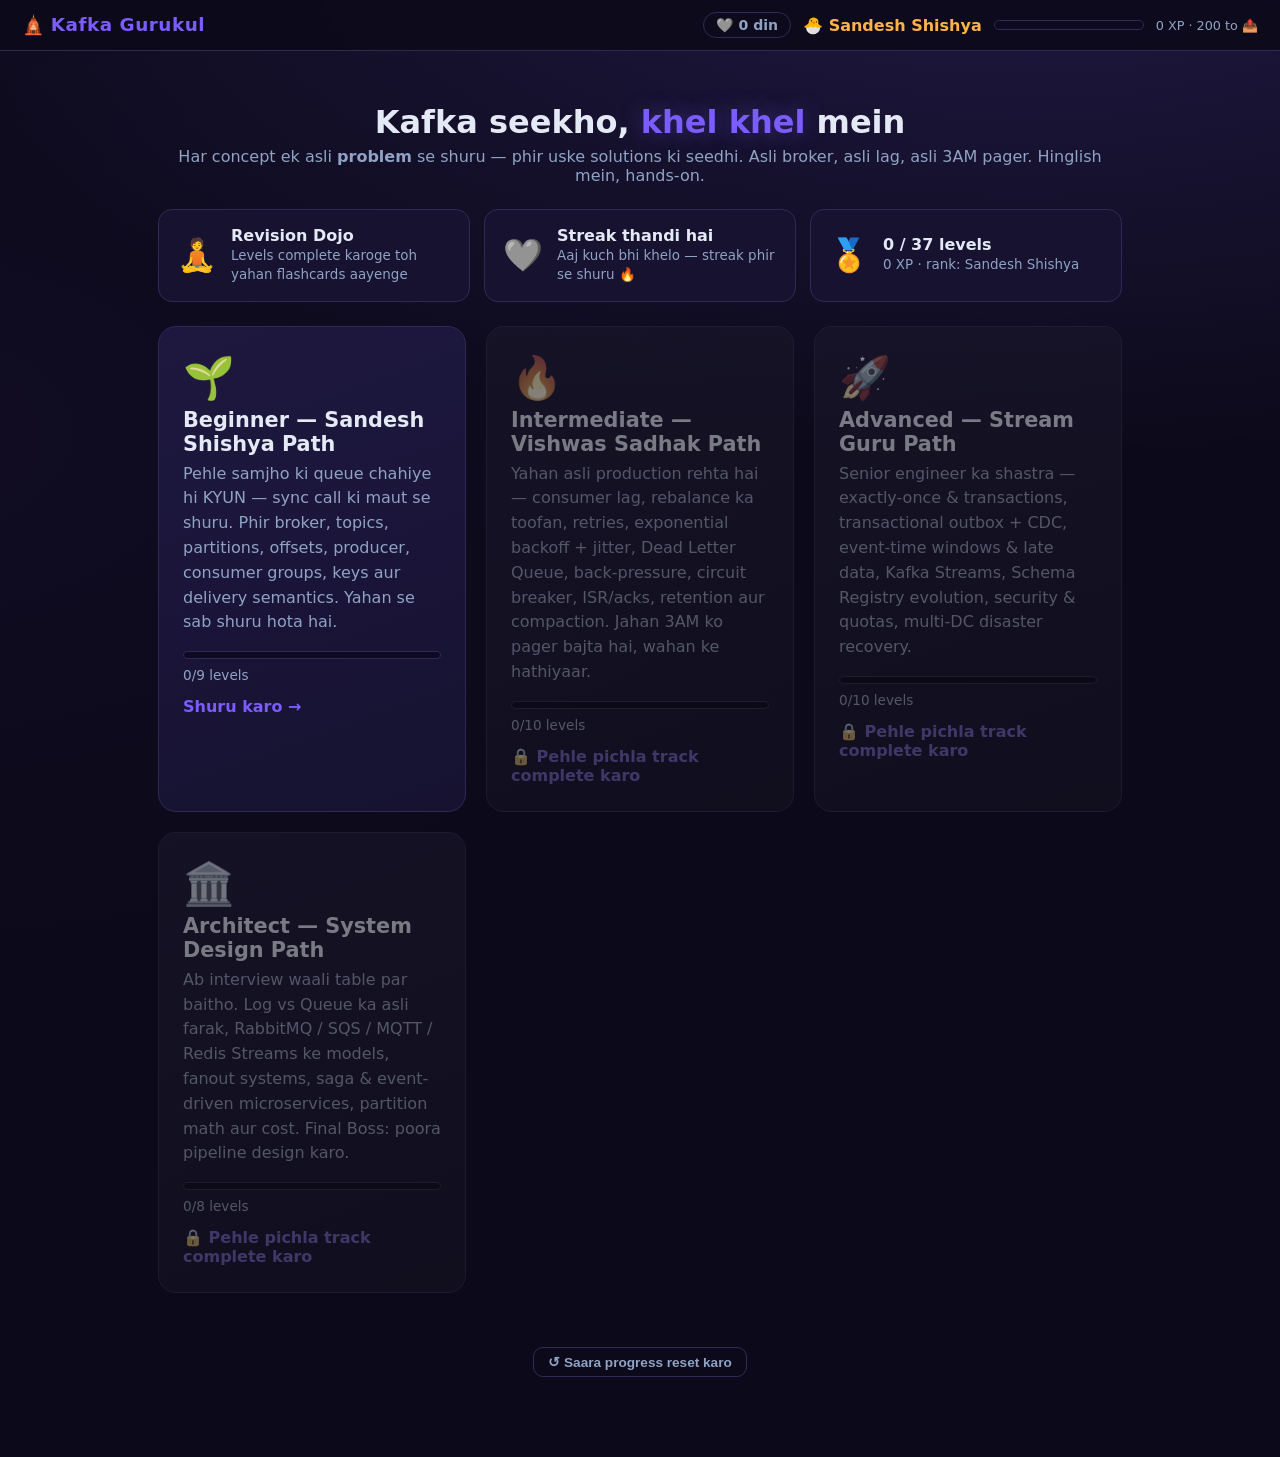
<file: index.html>
<!DOCTYPE html>
<html lang="en">
<head>
  <meta charset="utf-8">
  <meta name="viewport" content="width=device-width, initial-scale=1">
  <title>Kafka Gurukul — Kafka & Message Queues, khel khel mein</title>
  <link rel="icon" href="data:image/svg+xml,<svg xmlns='http://www.w3.org/2000/svg' viewBox='0 0 100 100'><text y='80' font-size='80'>🛕</text></svg>">
  <link rel="stylesheet" href="style.css">
</head>
<body>
  <header id="topbar"></header>
  <main id="app"></main>
  <!-- Engine (load order CRITICAL — games.js MUST come before kafkacli.js/lab.js & app.js) -->
  <script src="core.js"></script>
  <script src="data-core.js"></script>
  <script src="visuals.js"></script>
  <script src="games.js"></script>
  <script src="kafkacli.js"></script>
  <script src="lab.js"></script>
  <!-- Content (har track apni file mein — nayi cheez seekhi? bas data file mein level add karo) -->
  <script src="data-beginner.js"></script>
  <script src="data-intermediate.js"></script>
  <script src="data-advanced.js"></script>
  <script src="data-sysdesign.js"></script>
  <!-- Screens (last — boot yahin hota hai) -->
  <script src="app.js"></script>
</body>
</html>
</file>
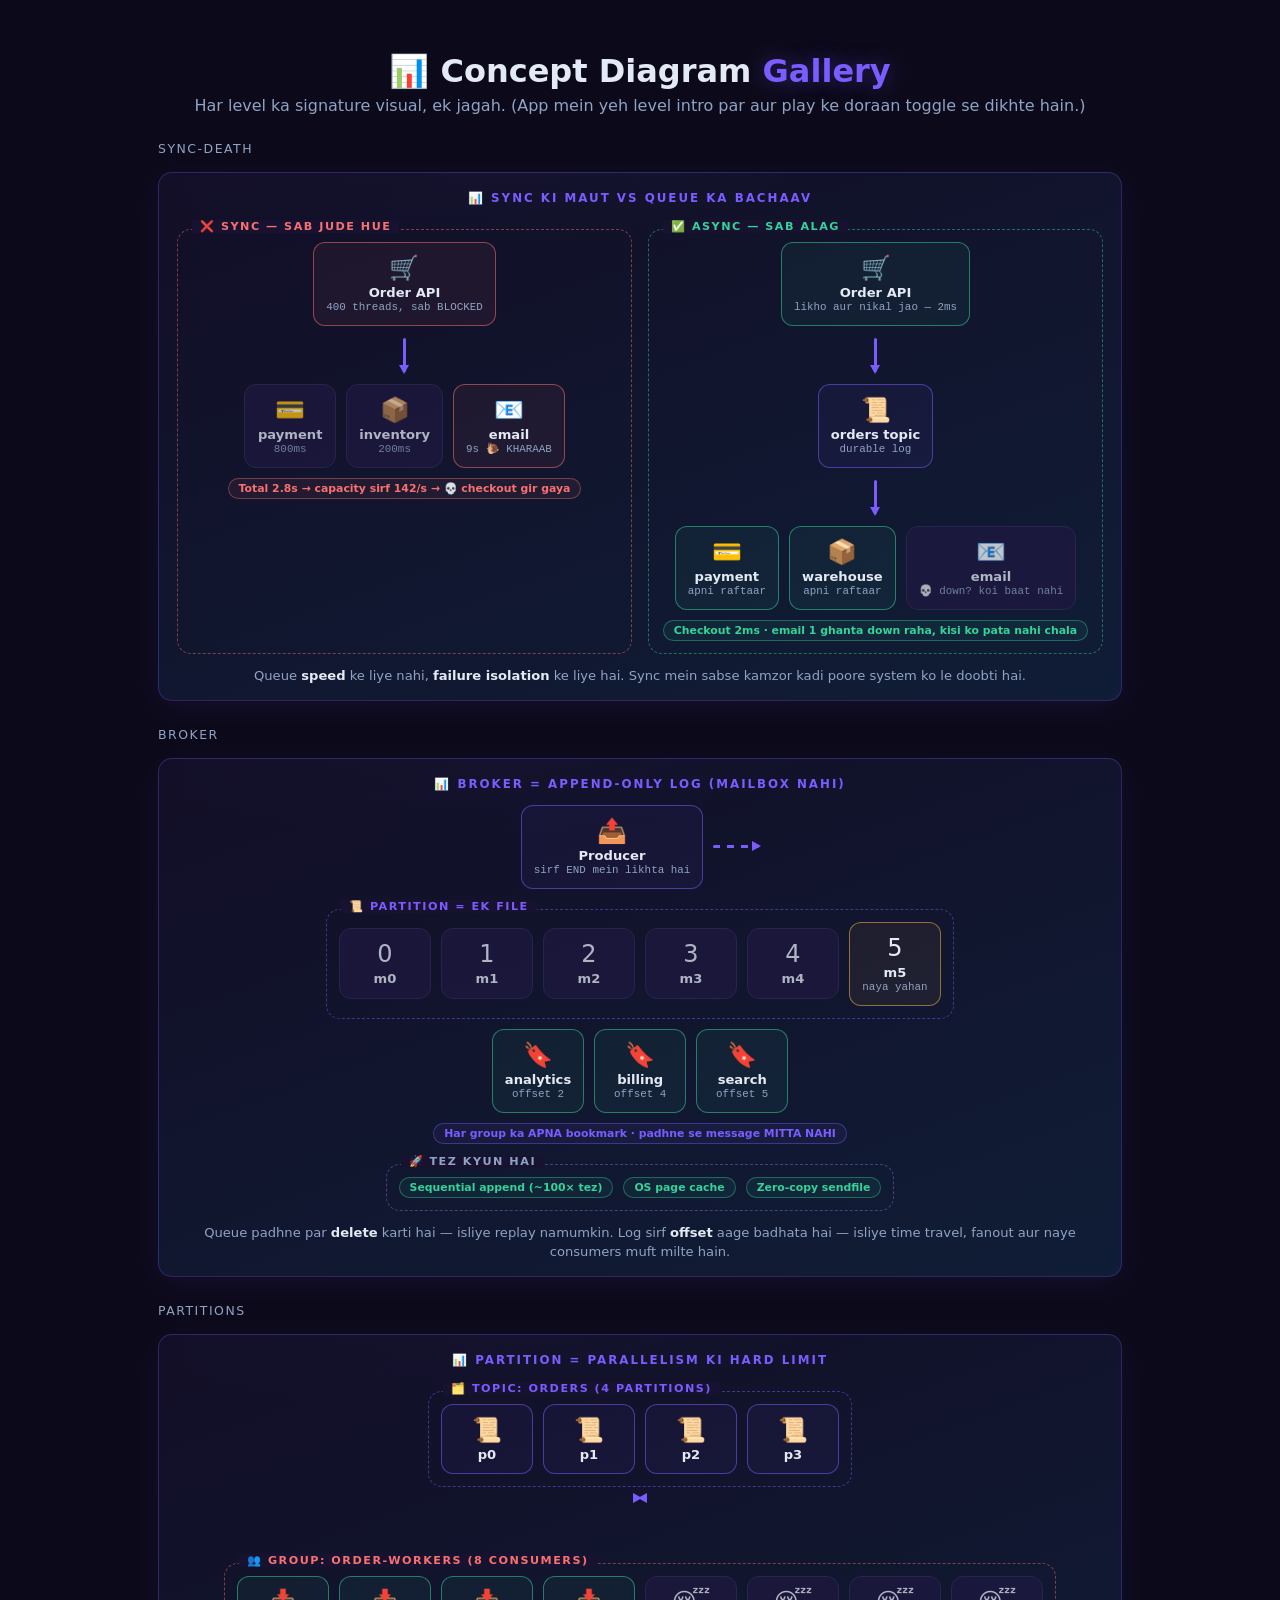
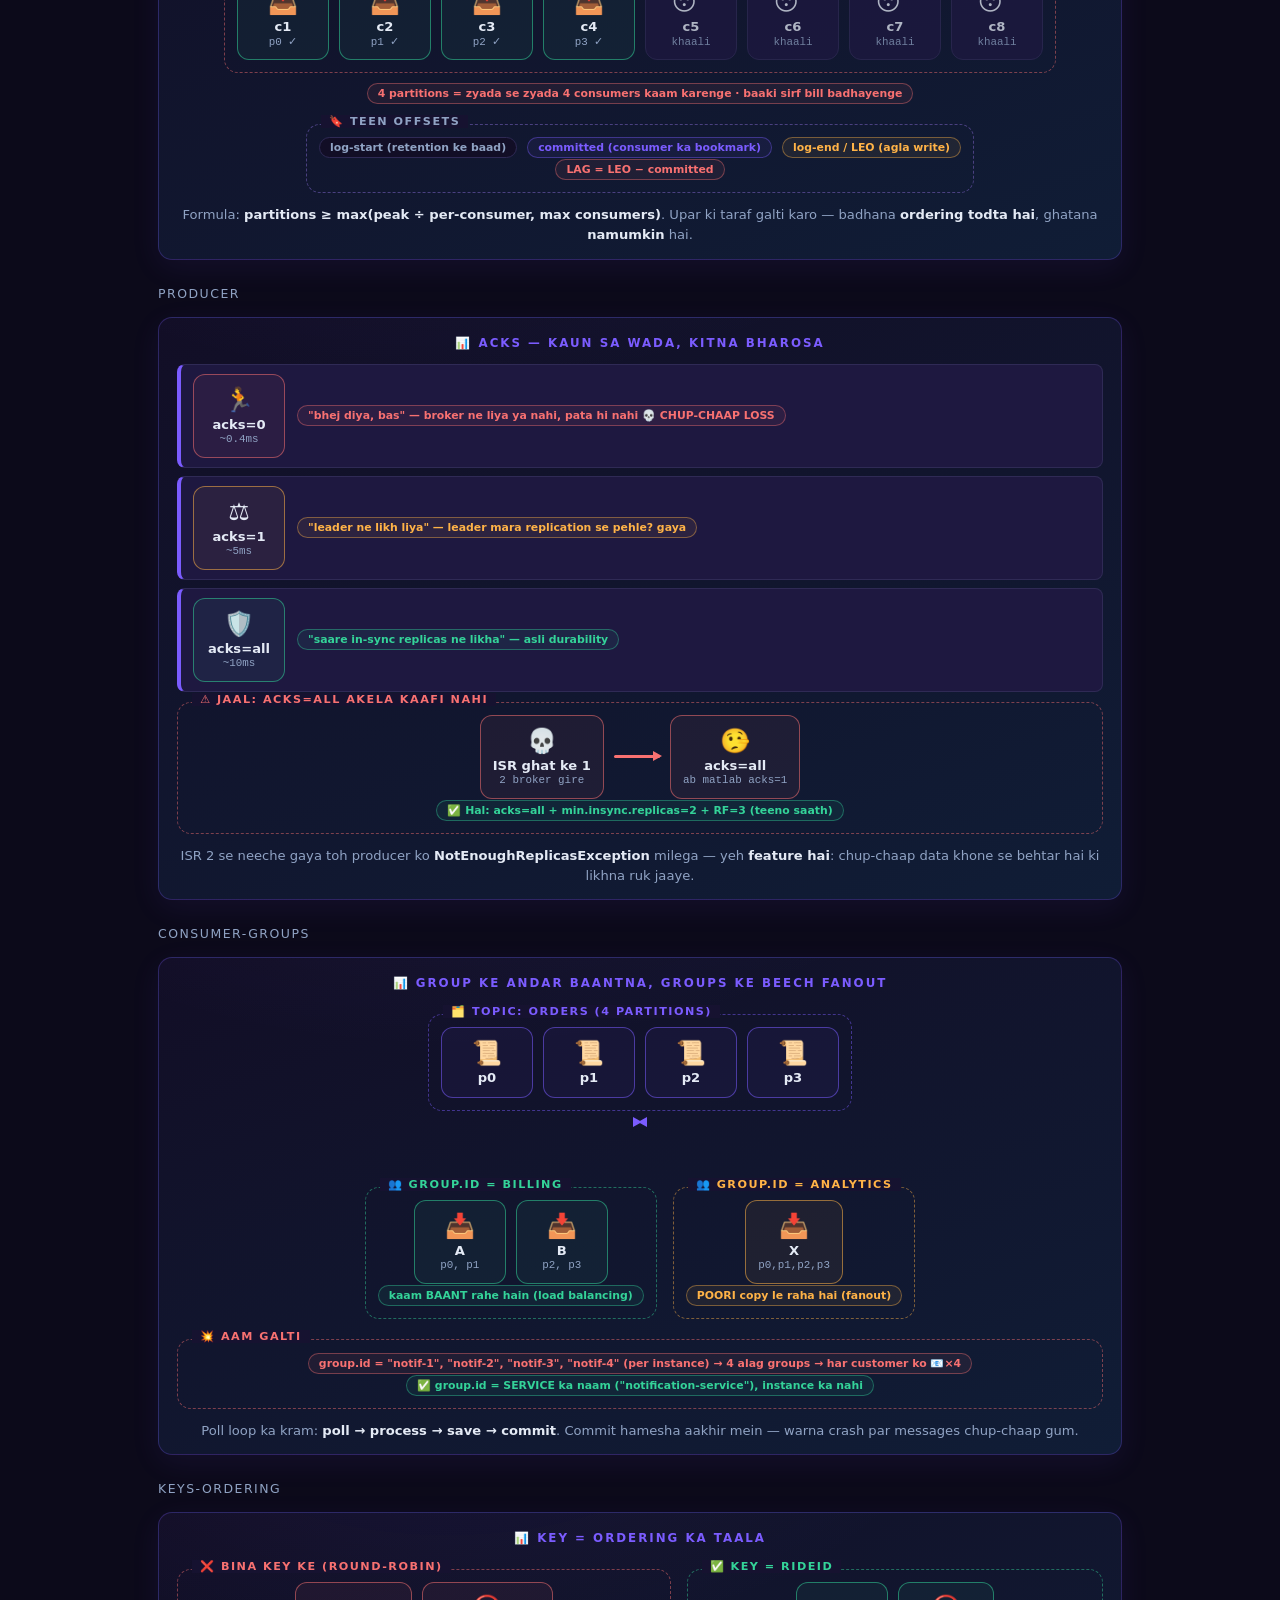
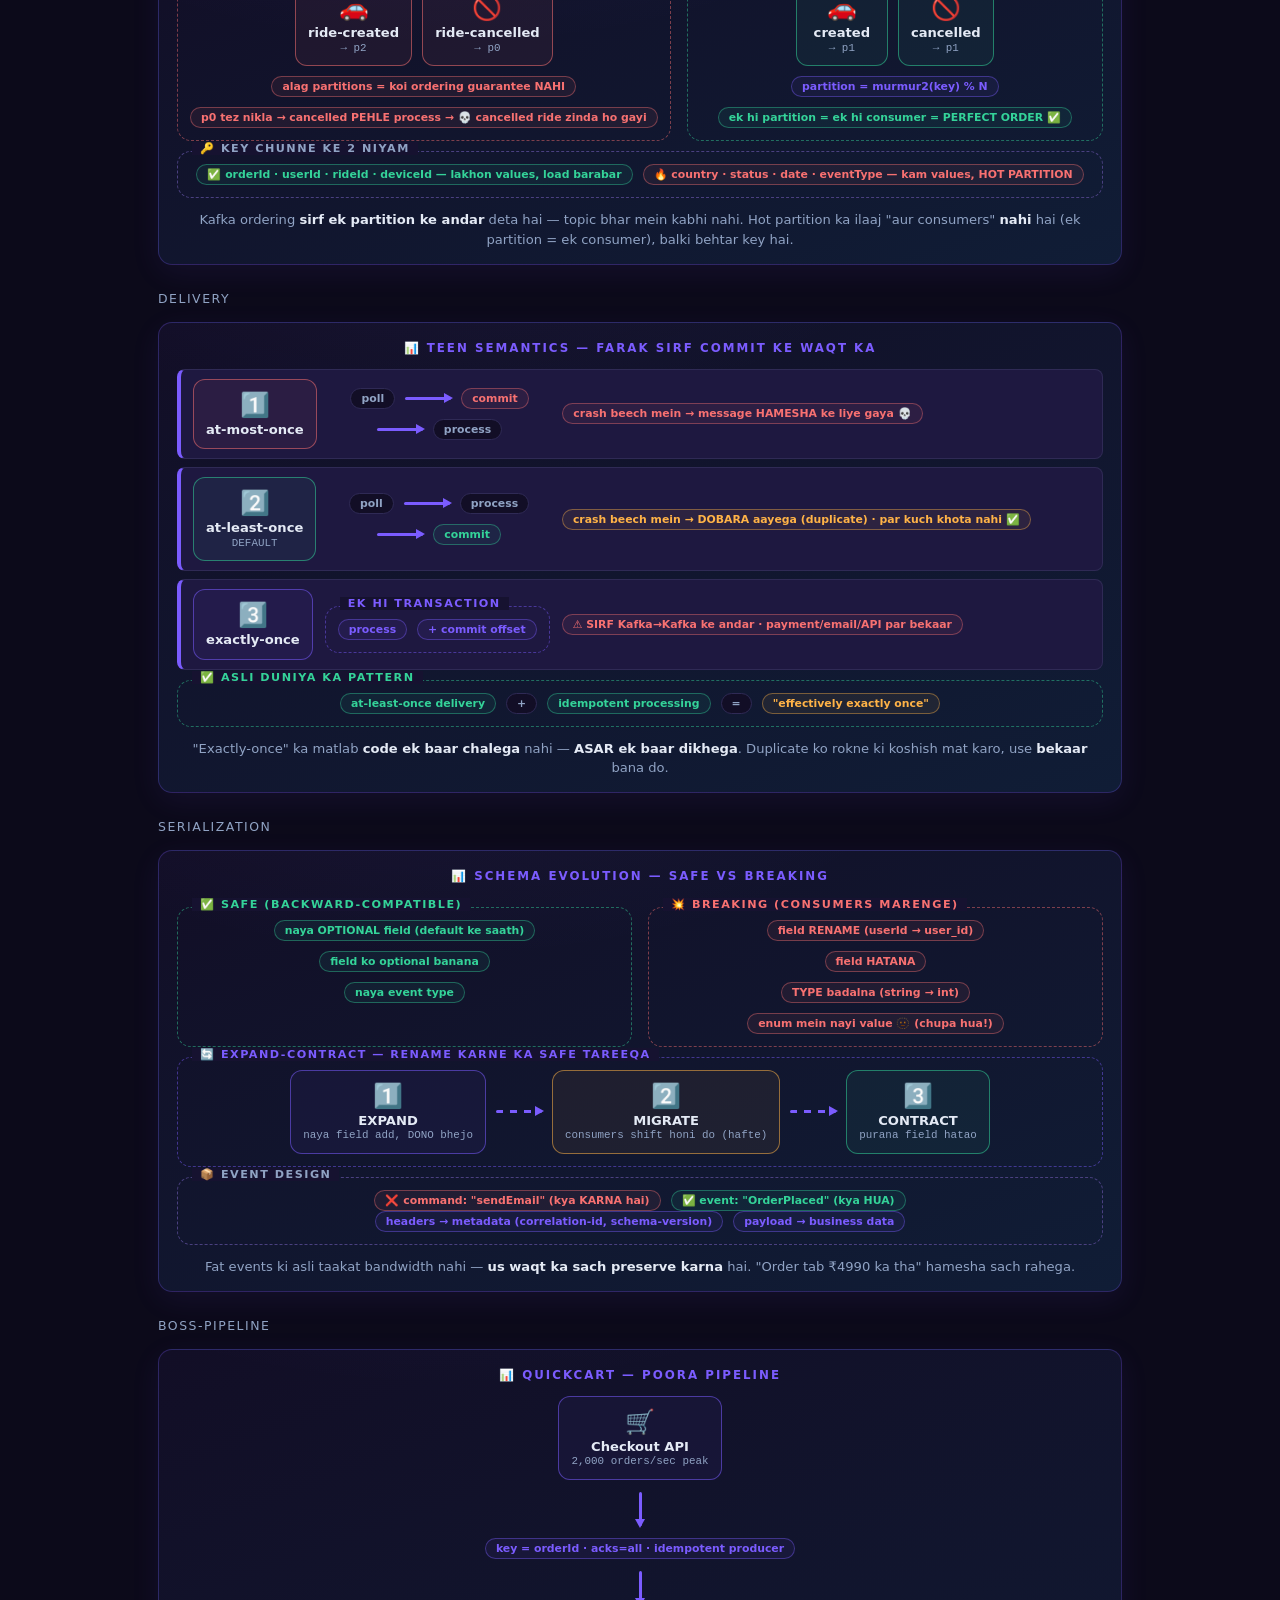
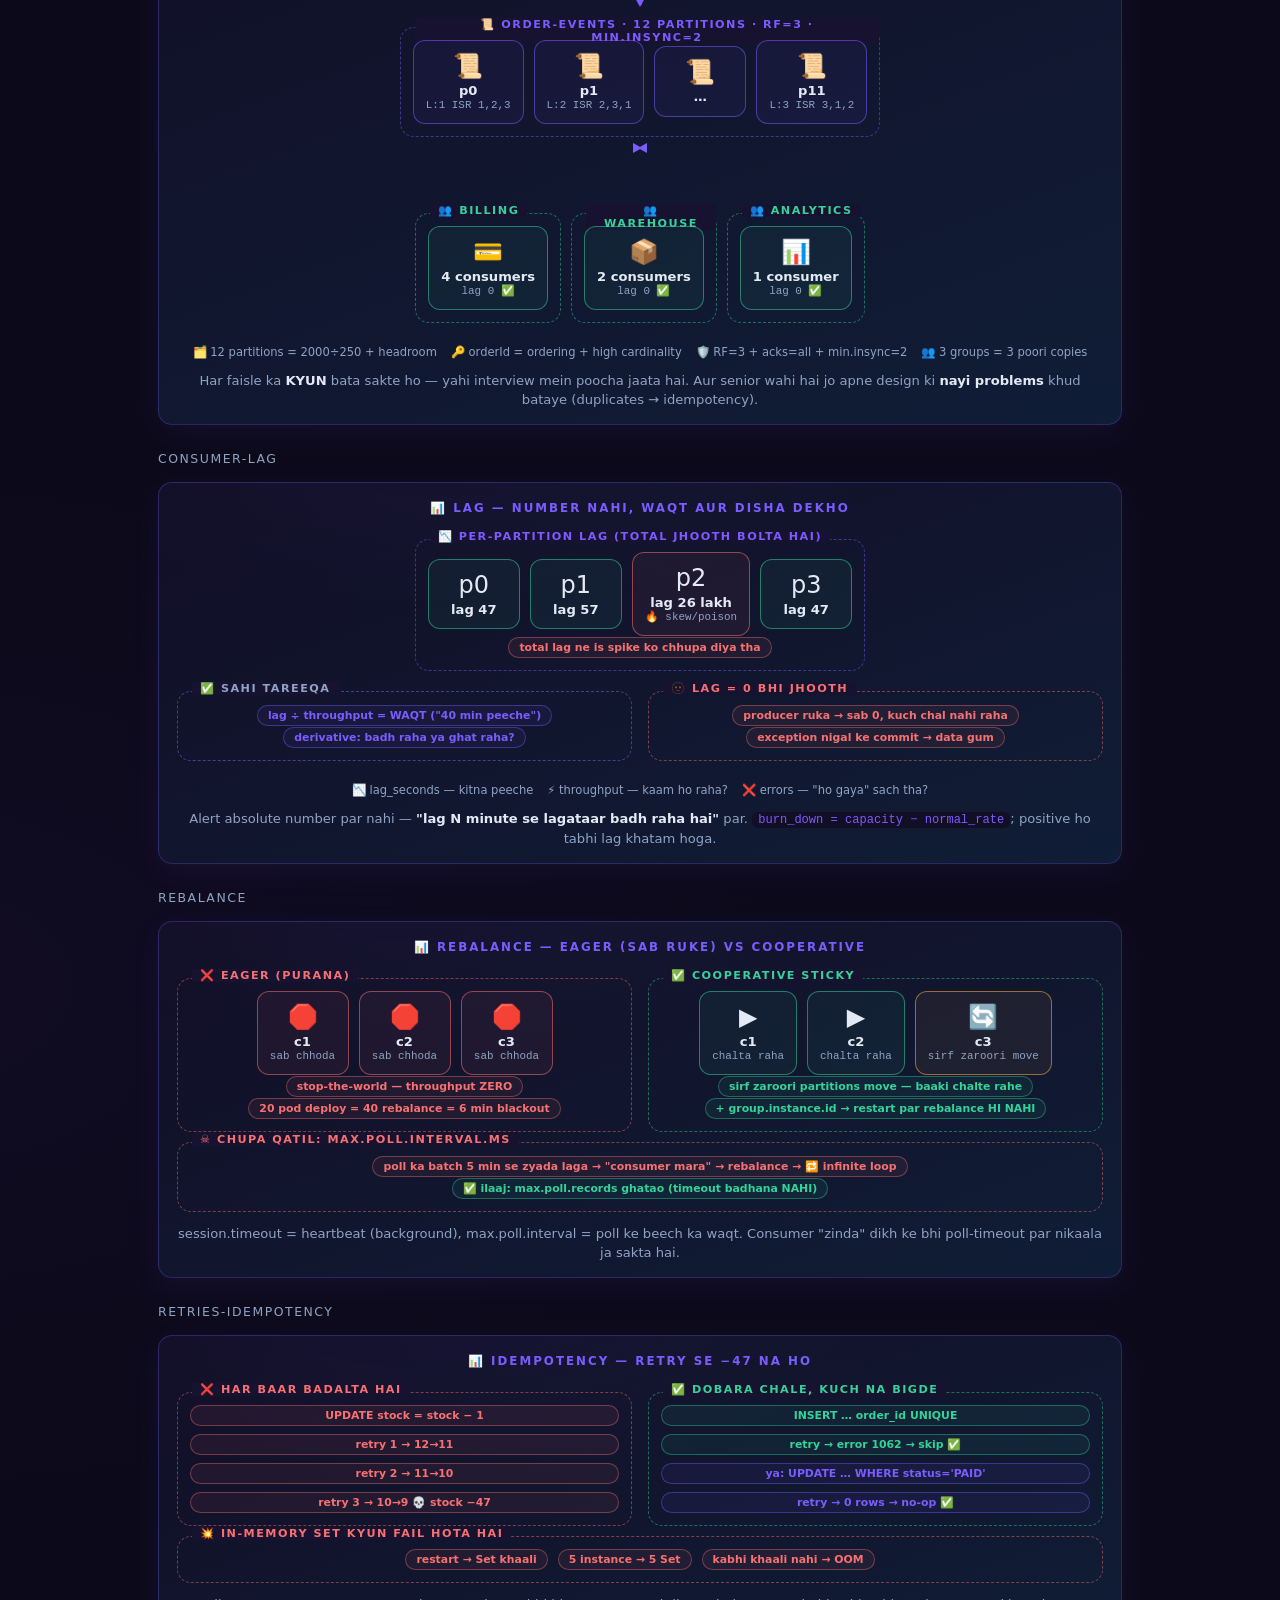
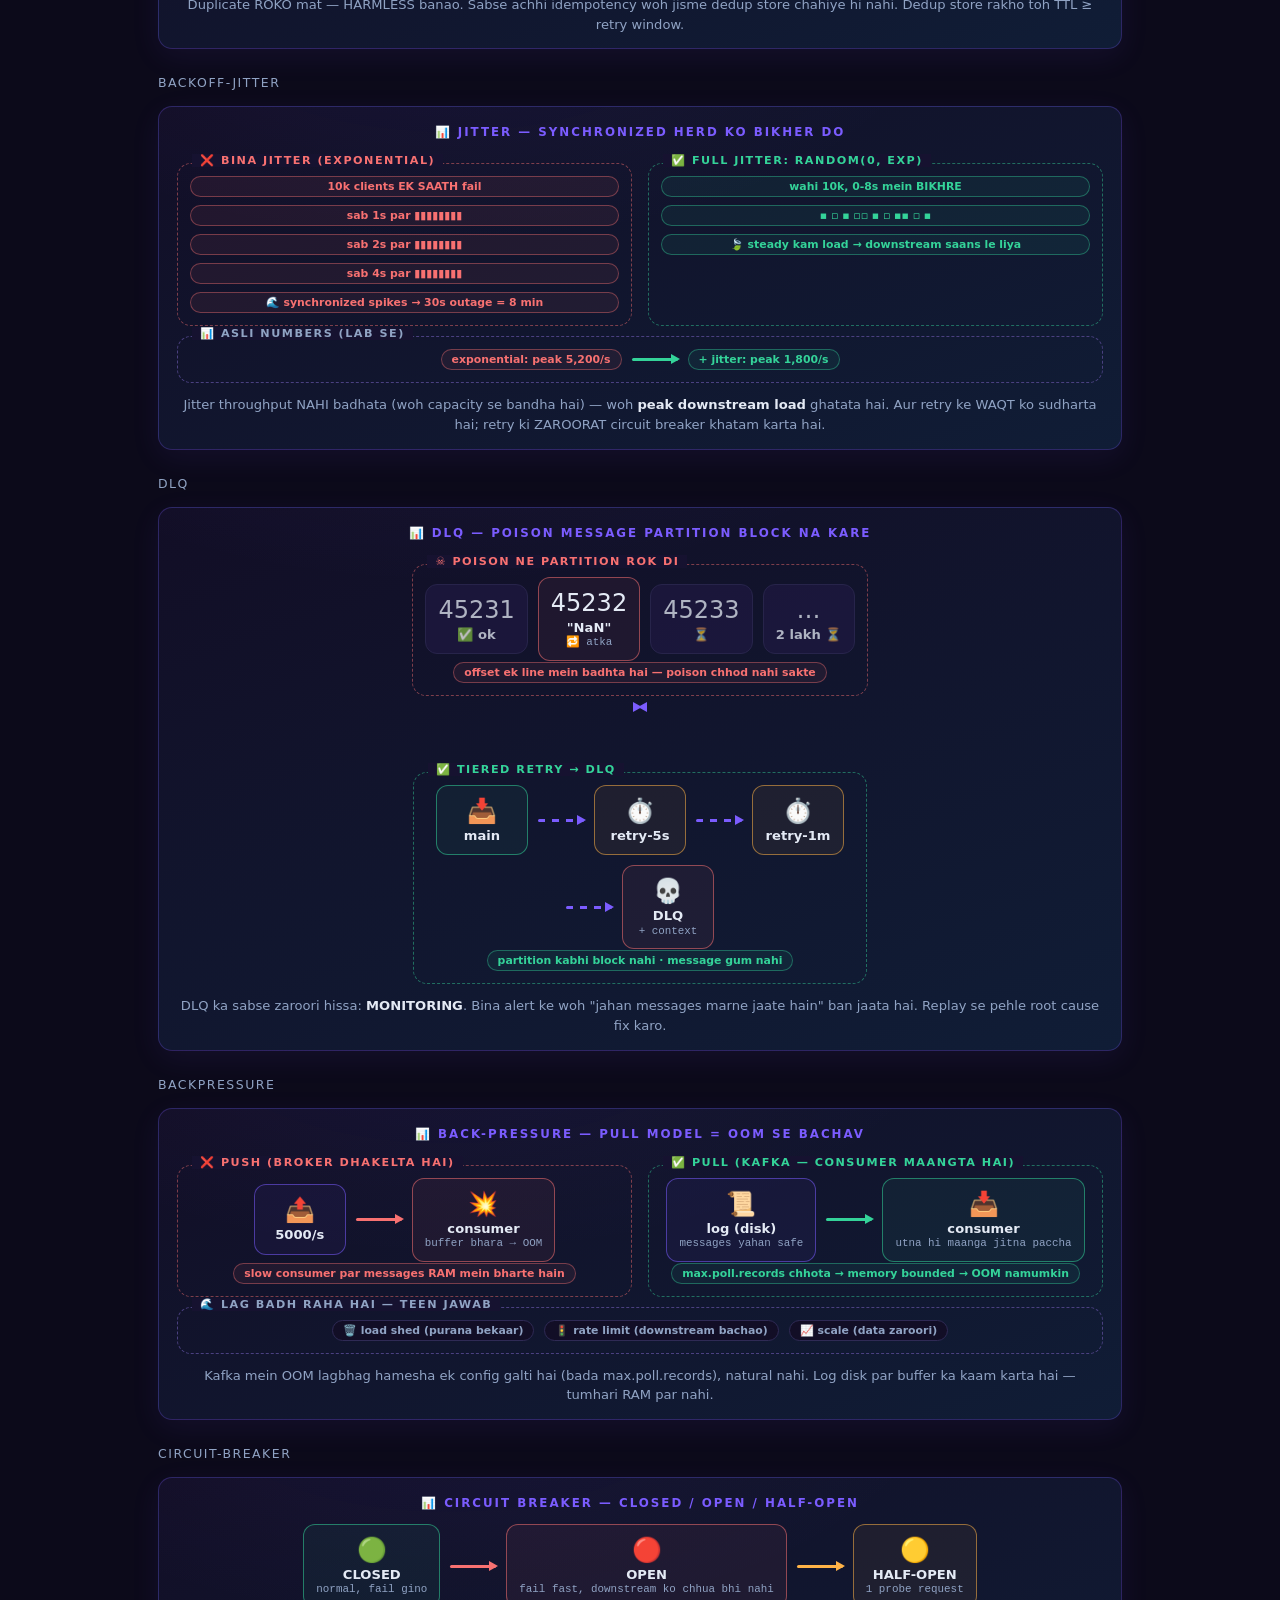
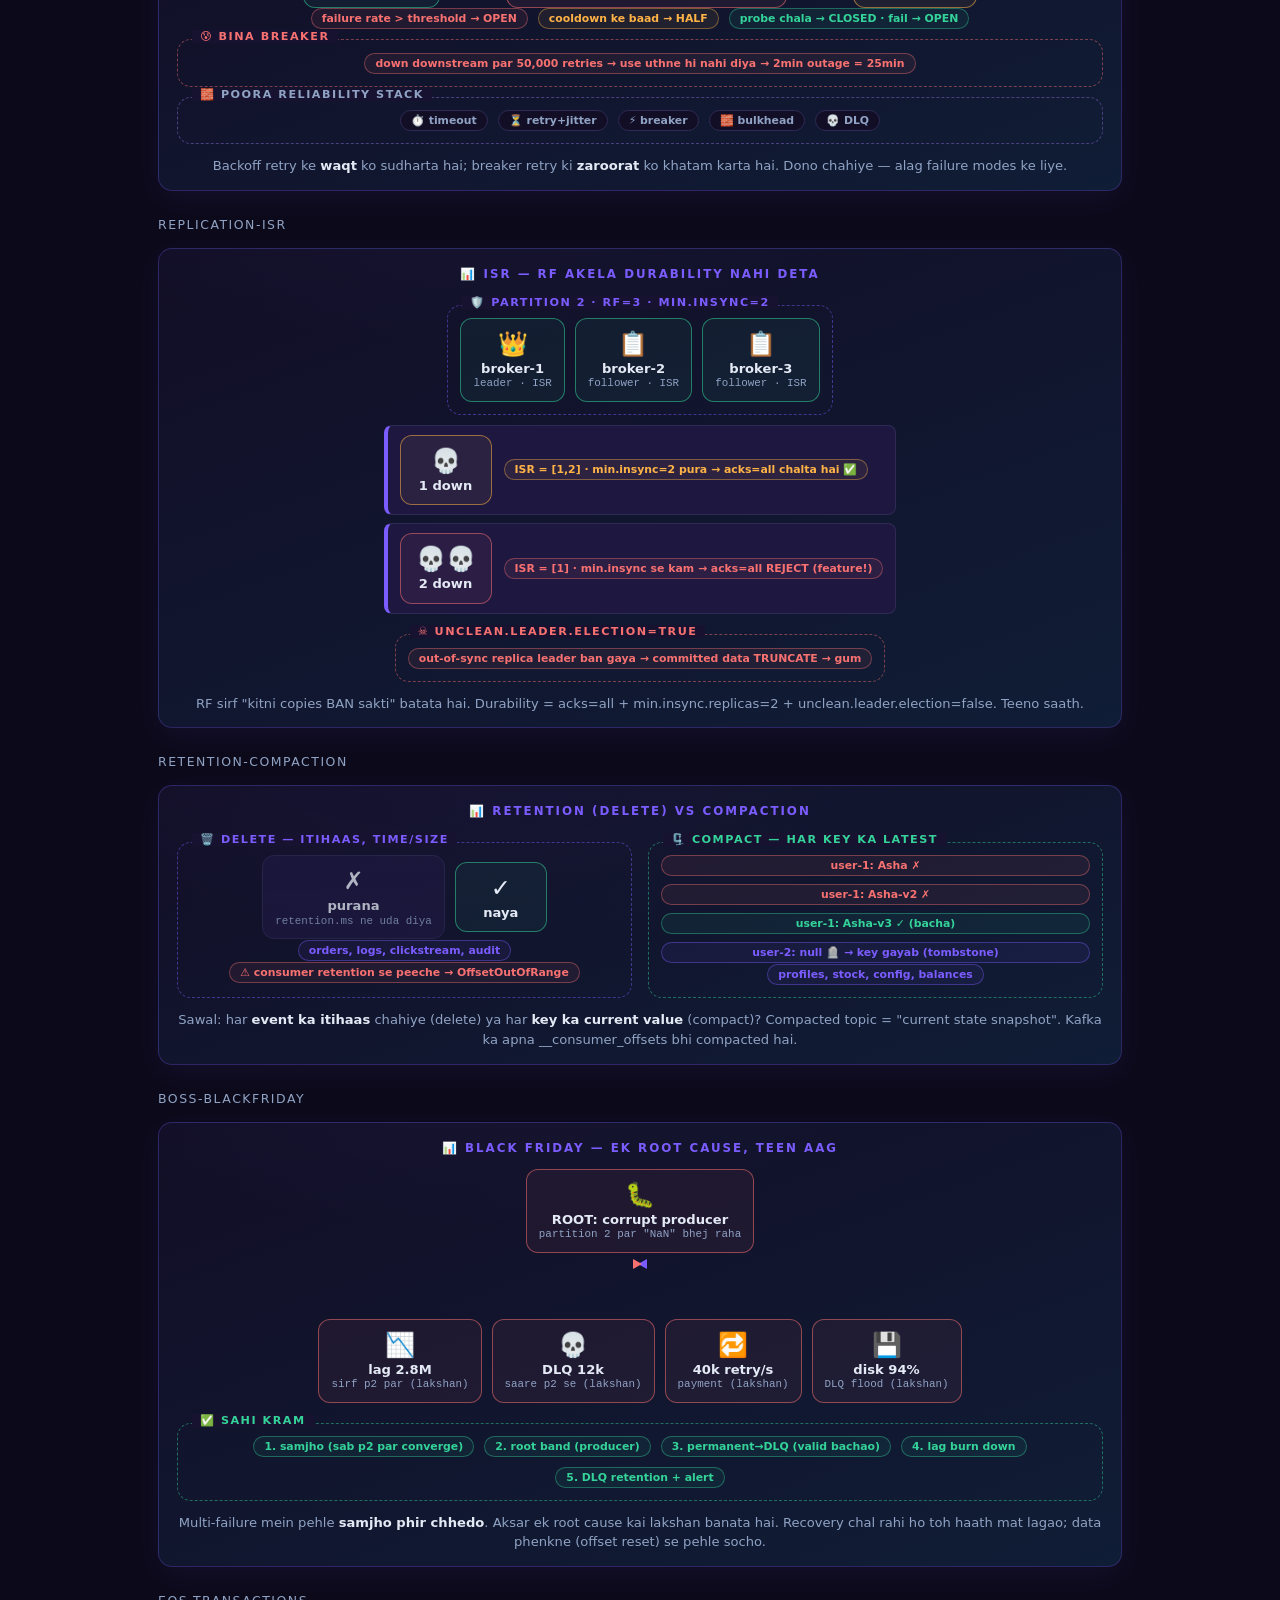
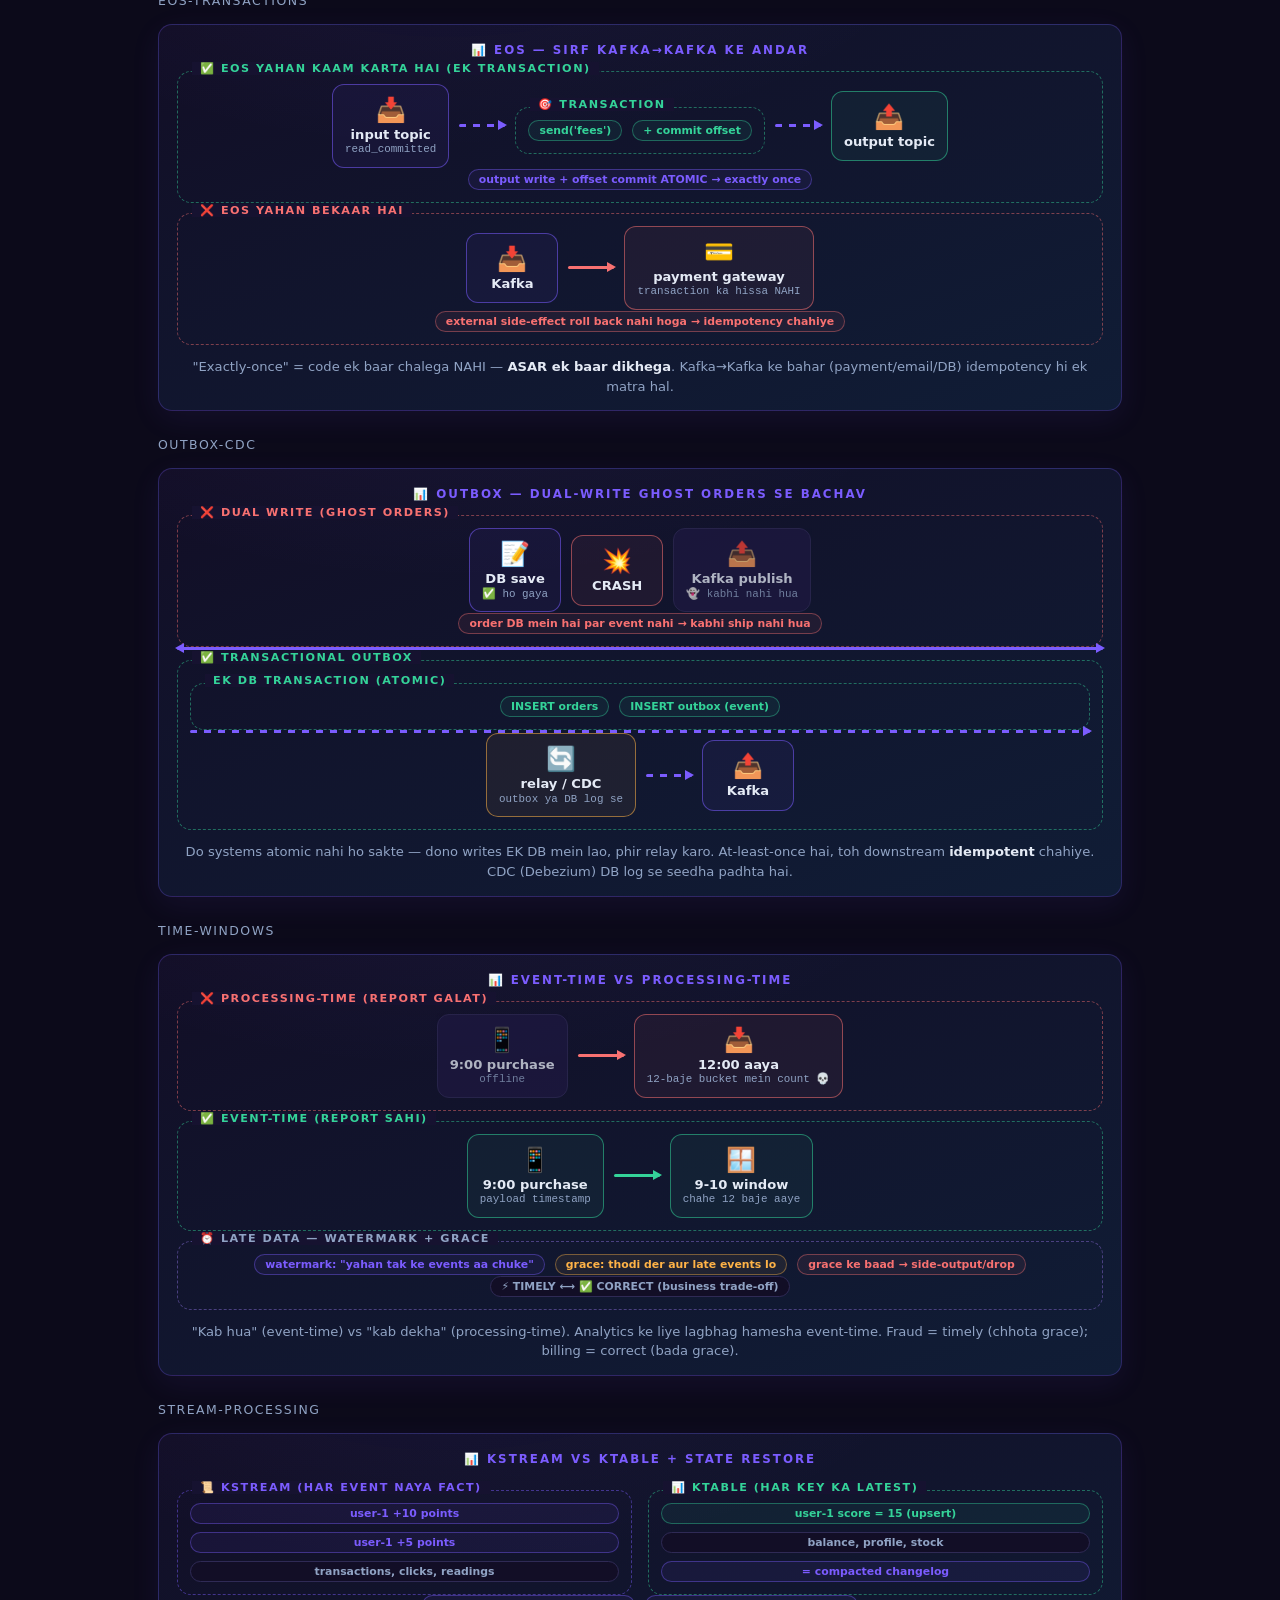
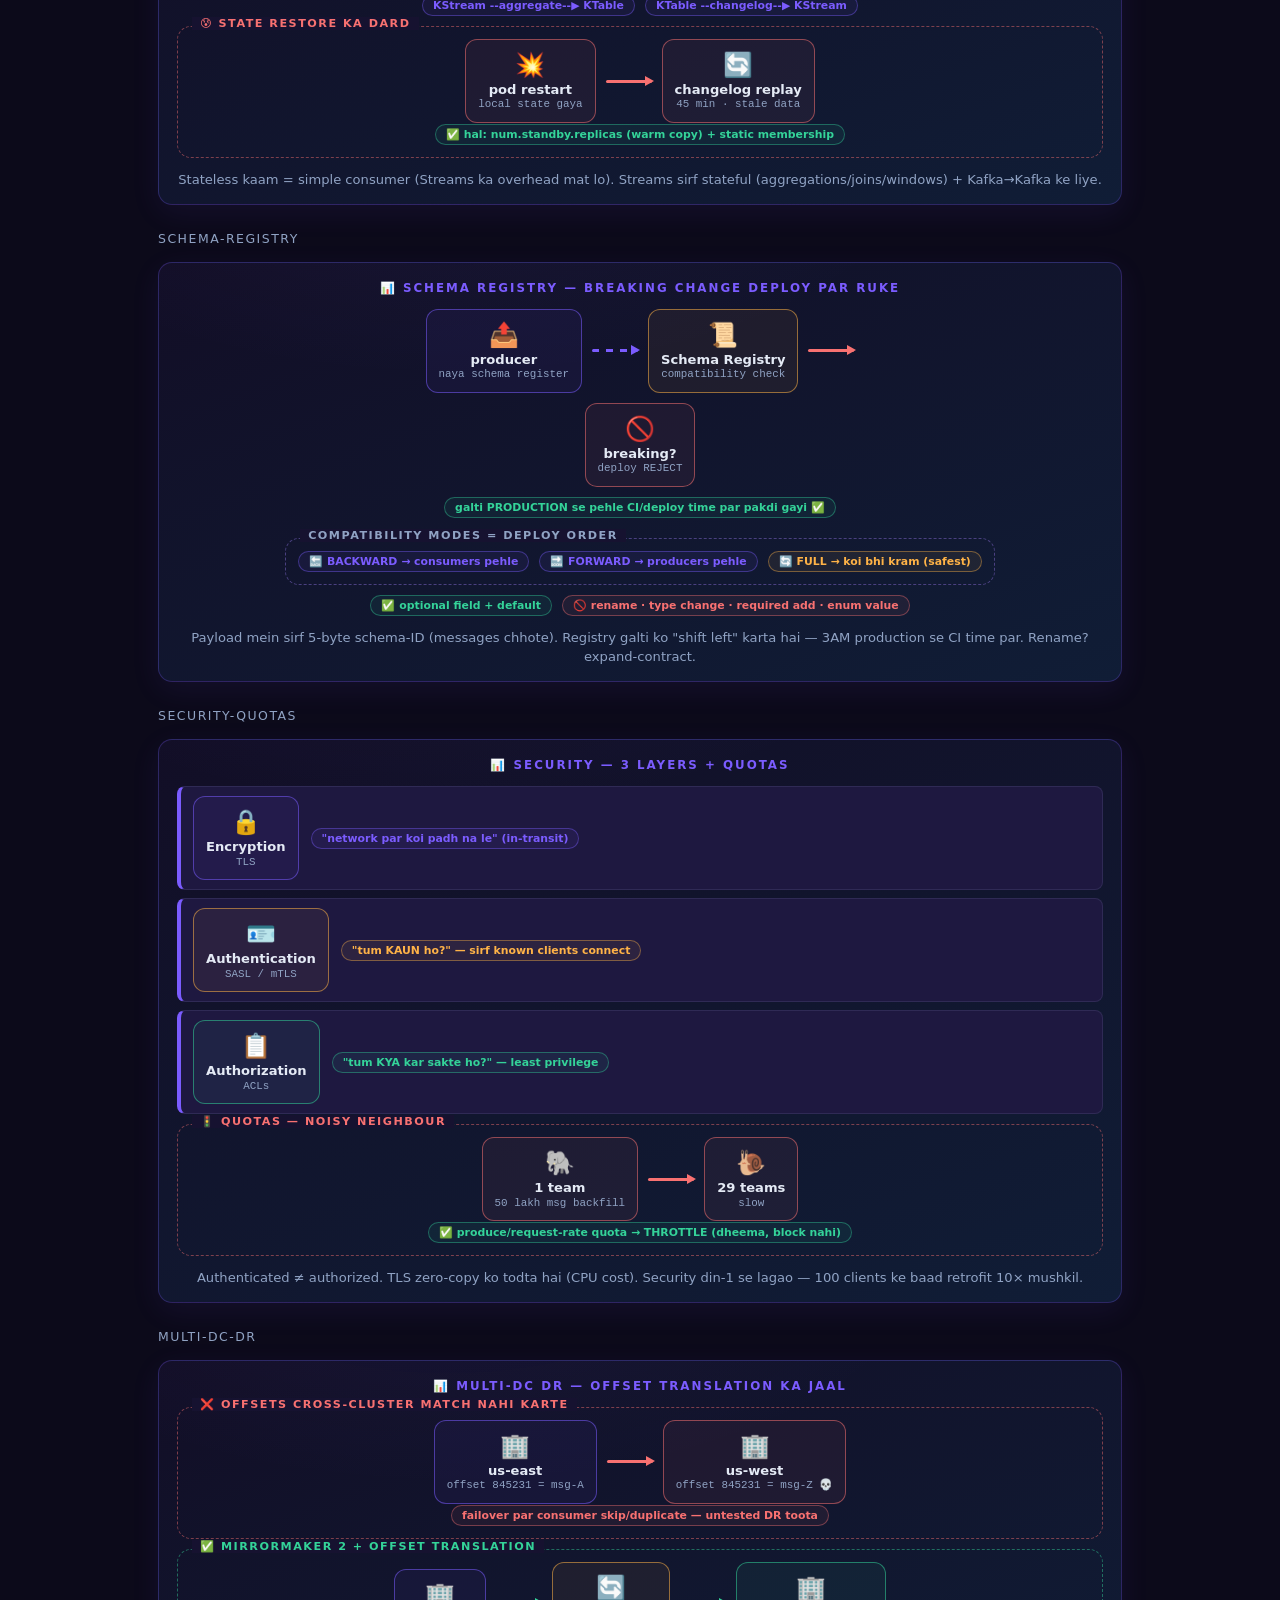
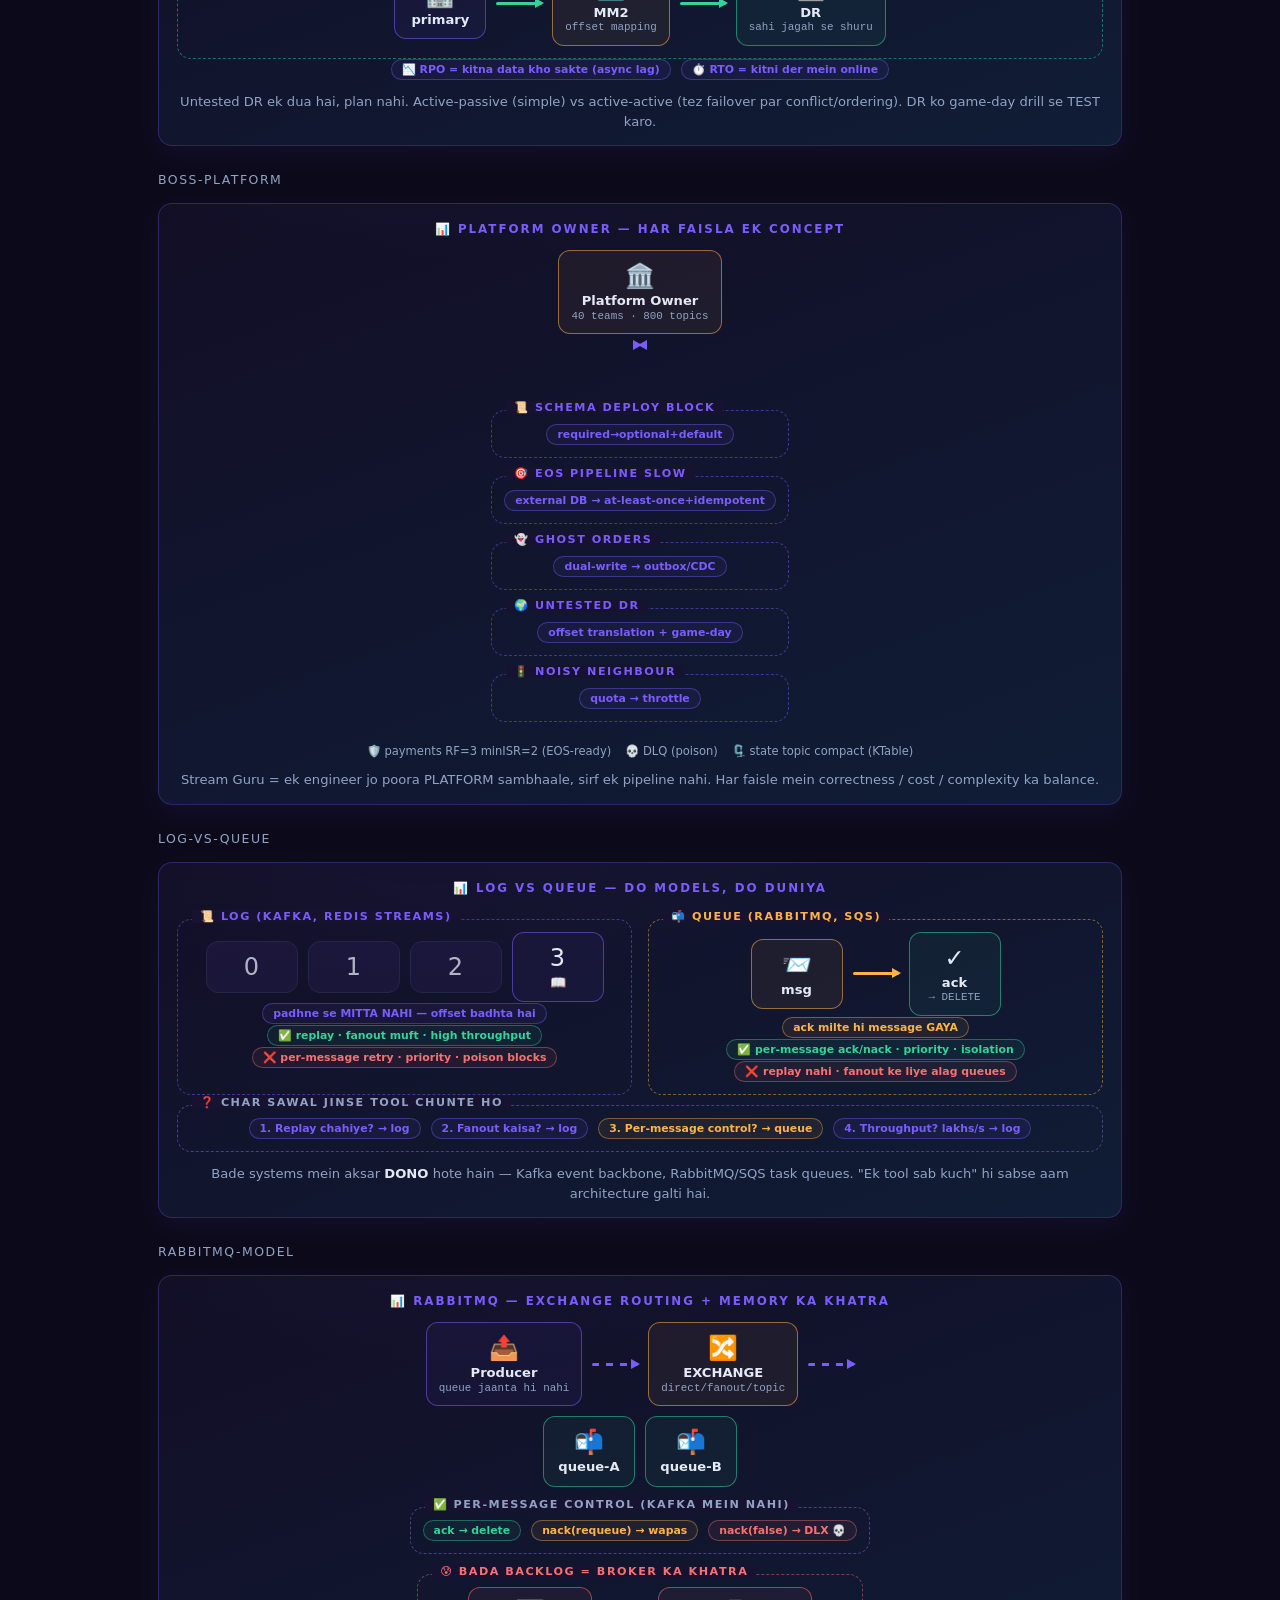
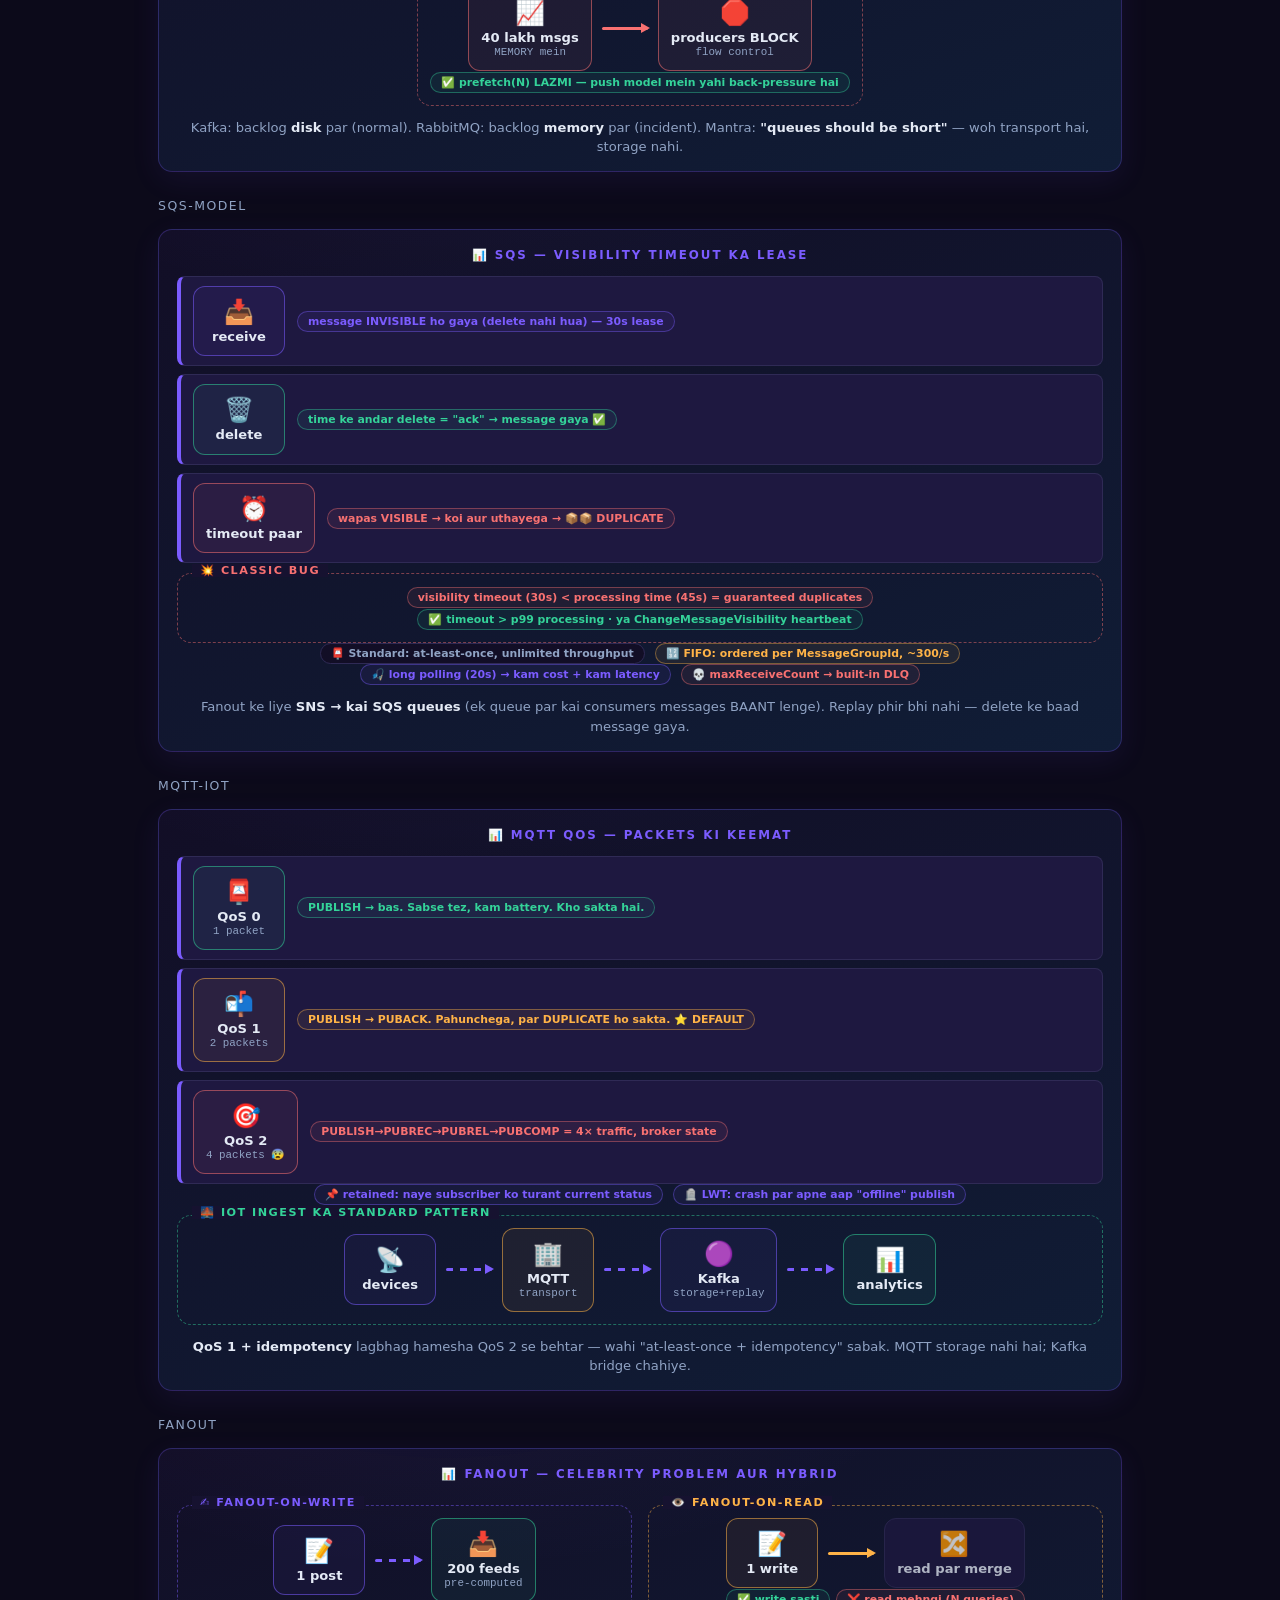
<file: gallery.html>
<!DOCTYPE html>
<html lang="en">
<head>
  <meta charset="utf-8">
  <meta name="viewport" content="width=device-width, initial-scale=1">
  <title>Kafka Gurukul — Diagram Gallery</title>
  <link rel="icon" href="data:image/svg+xml,<svg xmlns='http://www.w3.org/2000/svg' viewBox='0 0 100 100'><text y='80' font-size='80'>📊</text></svg>">
  <link rel="stylesheet" href="style.css">
</head>
<body>
  <main id="app" style="max-width:1000px;margin:0 auto;padding:24px 18px 80px">
    <section class="hero">
      <h1>📊 Concept Diagram <span class="glow">Gallery</span></h1>
      <p>Har level ka signature visual, ek jagah. (App mein yeh level intro par aur play ke doraan toggle se dikhte hain.)</p>
    </section>
    <div id="g"></div>
  </main>
  <script src="visuals.js"></script>
  <script>
    const g = document.getElementById('g');
    for (const id in VISUALS) {
      const v = VISUALS[id];
      const sec = document.createElement('section');
      sec.innerHTML =
        '<div class="crumb" style="margin-top:26px">' + id + '</div>' +
        '<div class="diagram hero"><div class="dg-title">📊 ' + v.t + '</div>' + v.html + '</div>';
      g.appendChild(sec);
    }
  </script>
</body>
</html>
</file>
<file: style.css>
/* ============ Kafka Gurukul — theme (Kafka purple #7b5cff + stream cyan) ============ */
:root {
  --bg: #0c0a1a;
  --panel: #161230;
  --panel2: #1e1840;
  --border: #2f2a55;
  --text: #e4eaf5;
  --muted: #90a3c4;
  --accent: #7b5cff;       /* Kafka purple */
  --accent2: #4c33cc;
  --broker-ink: #1b1035;     /* broker ink */
  --good: #34d399;
  --bad: #f87171;
  --gold: #ffb347;
  --cyan: #22d3ee;        /* stream cyan — flowing data */
  --radius: 14px;
}

* { box-sizing: border-box; }
html, body { margin: 0; padding: 0; }
body {
  background:
    radial-gradient(1200px 600px at 80% -10%, #7b5cff33, transparent),
    radial-gradient(900px 500px at -10% 30%, #1b103555, transparent),
    var(--bg);
  color: var(--text);
  font-family: 'Segoe UI', system-ui, -apple-system, sans-serif;
  min-height: 100vh;
}

code, pre { font-family: 'Cascadia Code', 'Fira Code', Consolas, monospace; }
code { background: #120e26; padding: 1px 6px; border-radius: 6px; color: var(--accent); font-size: .92em; }
pre {
  background: #0d0920;
  border: 1px solid var(--border);
  border-radius: 10px;
  padding: 12px 14px;
  overflow-x: auto;
  font-size: .85rem;
  line-height: 1.5;
  color: #9fe9d6;
}

/* ---------- topbar ---------- */
#topbar {
  position: sticky; top: 0; z-index: 10;
  display: flex; align-items: center; justify-content: space-between;
  gap: 16px; flex-wrap: wrap;
  padding: 12px 22px;
  background: #0c0a1aee;
  backdrop-filter: blur(8px);
  border-bottom: 1px solid var(--border);
}
.brand { font-size: 1.15rem; cursor: pointer; user-select: none; }
.brand b { letter-spacing: .5px; color: var(--accent); }
.rankbox { display: flex; align-items: center; gap: 12px; flex-wrap: wrap; }
.rank { font-weight: 600; color: var(--gold); white-space: nowrap; }
.xpbar {
  width: 150px; height: 10px; border-radius: 6px;
  background: #0d0920; border: 1px solid var(--border); overflow: hidden;
}
.xpfill {
  height: 100%; border-radius: 6px;
  background: linear-gradient(90deg, var(--accent), var(--good));
  transition: width .5s ease;
}
.xptext { font-size: .8rem; color: var(--muted); white-space: nowrap; }
.streakbox {
  font-weight: 700; color: var(--gold); white-space: nowrap;
  background: #ffb34712; border: 1px solid #ffb34744;
  border-radius: 20px; padding: 4px 12px; font-size: .88rem;
}
.streakbox.cold { color: var(--muted); background: transparent; border-color: var(--border); }

.xp-float {
  position: absolute; right: 30px; top: 46px;
  color: var(--good); font-weight: 700; font-size: 1rem;
  animation: floatUp 1.2s ease forwards; pointer-events: none;
}
@keyframes floatUp { from { opacity: 1; transform: translateY(0); } to { opacity: 0; transform: translateY(-28px); } }

/* ---------- layout ---------- */
#app { max-width: 1000px; margin: 0 auto; padding: 24px 18px 80px; }

.hero { text-align: center; margin: 28px 0 8px; }
.hero h1 { font-size: 2rem; margin: 0 0 6px; }
.hero p { color: var(--muted); margin: 0; }
.glow { color: var(--accent); text-shadow: 0 0 22px #7b5cff66; }

/* ---------- home: dojo + streak strip ---------- */
.homestrip {
  display: grid; gap: 14px; margin-top: 24px;
  grid-template-columns: repeat(auto-fit, minmax(230px, 1fr));
}
.stripcard {
  background: var(--panel);
  border: 1px solid var(--border);
  border-radius: var(--radius);
  padding: 16px 18px;
  display: flex; align-items: center; gap: 14px;
}
.stripcard.clickable { cursor: pointer; transition: transform .15s, border-color .15s; }
.stripcard.clickable:hover { transform: translateY(-3px); border-color: var(--accent); }
.stripcard.due { border-color: #ffb34766; box-shadow: 0 0 20px #ffb34714; }
.strip-icon { font-size: 2rem; }
.strip-title { font-weight: 700; }
.strip-sub { color: var(--muted); font-size: .84rem; margin-top: 2px; line-height: 1.4; }

/* ---------- track selector ---------- */
.trackmap {
  display: grid; gap: 20px; margin-top: 24px;
  grid-template-columns: repeat(auto-fit, minmax(300px, 1fr));
}
.trackcard {
  background: linear-gradient(160deg, var(--panel2), var(--panel));
  border: 1px solid var(--border);
  border-radius: 18px;
  padding: 26px 24px;
  cursor: pointer;
  transition: transform .15s, border-color .15s, box-shadow .15s;
}
.trackcard:hover { transform: translateY(-4px); border-color: var(--accent); box-shadow: 0 12px 32px #7b5cff22; }
.trackcard.done { border-color: #34d39966; }
.trackcard.locked { opacity: .5; filter: grayscale(.5); cursor: not-allowed; }
.tk-icon { font-size: 2.6rem; }
.tk-name { font-size: 1.3rem; font-weight: 700; margin: 6px 0; }
.tk-blurb { color: var(--muted); line-height: 1.55; min-height: 66px; }
.tk-bar {
  height: 8px; border-radius: 6px; background: #0d0920;
  border: 1px solid var(--border); overflow: hidden; margin: 16px 0 8px;
}
.tk-fill { height: 100%; background: linear-gradient(90deg, var(--accent), var(--good)); transition: width .5s; }
.tk-prog { font-size: .85rem; color: var(--muted); }
.tk-go { margin-top: 14px; color: var(--accent); font-weight: 700; }

/* ---------- track header ---------- */
.track-head { display: flex; align-items: center; gap: 16px; margin-top: 22px; flex-wrap: wrap; }
.track-title { margin: 0; }

/* ---------- level map ---------- */
.levelmap {
  display: grid; gap: 16px; margin-top: 28px;
  grid-template-columns: repeat(auto-fill, minmax(280px, 1fr));
}
.levelcard {
  background: var(--panel);
  border: 1px solid var(--border);
  border-radius: var(--radius);
  padding: 18px;
  cursor: pointer;
  transition: transform .15s, border-color .15s, box-shadow .15s;
  position: relative;
}
.levelcard:hover:not(.locked) { transform: translateY(-3px); border-color: var(--accent); box-shadow: 0 8px 24px #7b5cff22; }
.levelcard.locked { opacity: .45; cursor: not-allowed; filter: grayscale(.6); }
.levelcard.done { border-color: #34d39966; }
.lv-num { font-size: .72rem; letter-spacing: 2px; color: var(--muted); }
.lv-icon { font-size: 2rem; margin: 6px 0; }
.lv-title { font-weight: 600; margin-bottom: 8px; line-height: 1.35; }
.lv-stars { color: var(--gold); font-size: .95rem; }
.lv-badge {
  margin-top: 8px; font-size: .78rem; color: var(--good);
  background: #34d39915; border: 1px solid #34d39940;
  display: inline-block; padding: 2px 10px; border-radius: 20px;
}

.certbtn-wrap { text-align: center; margin-top: 26px; }
.home-foot { text-align: center; margin-top: 40px; }

/* ---------- panels ---------- */
.panel {
  background: var(--panel);
  border: 1px solid var(--border);
  border-radius: var(--radius);
  padding: 26px;
  margin-top: 20px;
}
.crumb { font-size: .78rem; letter-spacing: 1.5px; text-transform: uppercase; color: var(--muted); margin-bottom: 8px; }
.level-h, .stage-h { margin: 0 0 14px; }
.instructions { color: var(--muted); line-height: 1.5; }

.lesson-card {
  background: var(--panel2);
  border: 1px solid var(--border);
  border-radius: 12px;
  padding: 16px 20px;
  margin: 14px 0;
  line-height: 1.6;
}
.lesson-card h3 { margin-top: 4px; color: var(--accent); }
.lesson-card table { border-collapse: collapse; width: 100%; margin: 10px 0; font-size: .9rem; }
.lesson-card th, .lesson-card td { border: 1px solid var(--border); padding: 7px 10px; text-align: left; }
.lesson-card th { background: #120e26; color: var(--accent); }
.replay-note { color: var(--gold); }
.bonus-note {
  color: var(--gold);
  background: #ffb34710; border: 1px solid #ffb34740;
  border-radius: 10px; padding: 8px 14px; display: inline-block;
}

/* real-incident callout inside lessons */
.war-story {
  background: #f8717108;
  border: 1px solid #f8717138;
  border-left: 4px solid var(--bad);
  border-radius: 10px;
  padding: 12px 16px;
  margin: 12px 0;
  line-height: 1.55;
  font-size: .93rem;
}
.war-story b:first-child, .war-story .ws-tag { color: var(--bad); }

/* ---------- objectives / success criteria ---------- */
.obj-box {
  background: #7b5cff0d;
  border: 1px solid #7b5cff4d;
  border-radius: 12px;
  padding: 14px 18px;
  margin: 14px 0;
}
.obj-box h4 { margin: 0 0 8px; color: var(--accent); letter-spacing: 1px; font-size: .82rem; text-transform: uppercase; }
.obj-box ul { margin: 0; padding-left: 22px; line-height: 1.7; }
.success-list { list-style: none; padding: 0; margin: 14px auto; max-width: 560px; text-align: left; }
.success-list li {
  padding: 8px 12px; margin: 6px 0; border-radius: 10px;
  background: #34d3990d; border: 1px solid #34d39938; line-height: 1.5;
}
.success-list li::before { content: '✅ '; }

/* ---------- bonus round ---------- */
.bonus-panel { border-color: #ffb34766; box-shadow: 0 0 0 1px #ffb34722, 0 8px 30px #ffb34710; }
.bonus-banner {
  display: inline-block;
  background: linear-gradient(135deg, #d97706, #ffb347);
  color: #1a1206; font-weight: 800; letter-spacing: 1.5px;
  padding: 6px 16px; border-radius: 20px; font-size: .82rem;
  margin-bottom: 10px;
  box-shadow: 0 4px 14px #ffb34733;
  animation: shimmer 2.4s ease-in-out infinite;
}
@keyframes shimmer { 0%,100% { filter: brightness(1); } 50% { filter: brightness(1.18); } }

/* ---------- interview round ---------- */
.iv-panel { border-color: #7b5cff55; box-shadow: 0 0 0 1px #7b5cff22, 0 8px 30px #7b5cff12; }
.iv-banner {
  display: inline-block;
  background: linear-gradient(135deg, #4c33cc, #7b5cff);
  color: #1a1206; font-weight: 800; letter-spacing: 1.5px;
  padding: 6px 16px; border-radius: 20px; font-size: .82rem;
  margin-bottom: 10px;
  box-shadow: 0 4px 14px #7b5cff44;
}
.iv-bubble {
  display: flex; gap: 12px; align-items: flex-start; margin: 14px 0;
}
.iv-avatar { font-size: 2.2rem; flex: 0 0 auto; }
.iv-q {
  background: var(--panel2);
  border: 1px solid #7b5cff44;
  border-radius: 4px 16px 16px 16px;
  padding: 12px 16px;
  line-height: 1.55;
  font-size: 1.02rem;
}
.iv-q b, .iv-q code { color: var(--accent); }

/* ---------- buttons ---------- */
.btn {
  background: linear-gradient(135deg, #4c33cc, #7b5cff);
  color: #1a1206; border: 0; border-radius: 10px;
  padding: 10px 22px; font-size: 1rem; font-weight: 700;
  cursor: pointer; transition: transform .12s, filter .12s;
  margin-top: 14px;
}
.btn:hover { transform: translateY(-2px); filter: brightness(1.15); }
.btn.big { padding: 13px 30px; font-size: 1.08rem; }
.btn.small { padding: 6px 14px; font-size: .85rem; }
.btn.ghost { background: transparent; border: 1px solid var(--border); color: var(--muted); }
.btn.ghost:hover { border-color: var(--accent); color: var(--text); }
.btn.gold { background: linear-gradient(135deg, #d97706, #ffb347); color: #1a1206; }
.btn.good { background: linear-gradient(135deg, #059669, #34d399); color: #fff; }
.btn.danger { background: linear-gradient(135deg, #b91c1c, #f87171); color: #fff; }
.btnrow { display: flex; gap: 12px; flex-wrap: wrap; margin-top: 10px; }
.btnrow.center { justify-content: center; }

/* ---------- arena common ---------- */
.arena { margin-top: 18px; }
.feedback {
  min-height: 28px; margin: 14px 0; padding: 10px 14px;
  border-radius: 10px; font-size: .95rem; line-height: 1.45;
}
.feedback:empty { padding: 0; }
.feedback.good { background: #34d39912; border: 1px solid #34d39950; color: #b9f3dd; }
.feedback.bad { background: #f8717112; border: 1px solid #f8717150; color: #ffd2d2; }

.shake { animation: shake .35s; }
@keyframes shake {
  0%,100% { transform: translateX(0); }
  20% { transform: translateX(-7px); } 40% { transform: translateX(7px); }
  60% { transform: translateX(-5px); } 80% { transform: translateX(5px); }
}
.pop { animation: pop .3s ease; }
@keyframes pop { from { transform: scale(.92); opacity: 0; } to { transform: scale(1); opacity: 1; } }
.flash-good { box-shadow: 0 0 0 2px var(--good) !important; }

/* ---------- chips & pool ---------- */
.pool { display: flex; flex-wrap: wrap; gap: 10px; margin-top: 10px; }
.pool-label { color: var(--muted); margin: 16px 0 0; }
.chip {
  background: var(--panel2);
  border: 1px solid #4a4080;
  border-radius: 10px;
  padding: 9px 16px;
  cursor: grab;
  font-family: 'Cascadia Code', Consolas, monospace;
  font-size: .92rem;
  user-select: none;
  transition: border-color .12s, transform .12s;
}
.chip:hover { border-color: var(--accent); transform: translateY(-2px); }
.chip.selected { border-color: var(--accent); box-shadow: 0 0 0 2px #7b5cff55; }
.chip.placed { cursor: default; border-color: #34d39960; background: #34d39912; transform: none; font-size: .8rem; padding: 5px 10px; }
.chip.wide { flex: 1 1 100%; cursor: pointer; line-height: 1.4; }

/* ---------- bins ---------- */
.bins-row { display: grid; gap: 12px; grid-template-columns: repeat(auto-fit, minmax(180px, 1fr)); }
.bin {
  background: #120e26;
  border: 2px dashed var(--border);
  border-radius: 12px;
  min-height: 110px;
  padding: 10px;
  transition: border-color .15s, background .15s;
  cursor: pointer;
}
.bin.over { border-color: var(--accent); background: #7b5cff0d; }
.bin-label { font-weight: 600; font-size: .9rem; margin-bottom: 8px; }
.bin-items { display: flex; flex-wrap: wrap; gap: 6px; }

/* ---------- fill (Terraform / JSON / command completion) ---------- */
.fill-template {
  background: #0d0920;
  border: 1px solid var(--border);
  border-radius: 10px;
  padding: 16px 18px;
  font-family: 'Cascadia Code', 'Fira Code', Consolas, monospace;
  font-size: .9rem;
  line-height: 2.1;
  white-space: pre-wrap;
  color: #9fe9d6;
  overflow-x: auto;
}
.blank {
  display: inline-block;
  min-width: 56px;
  padding: 2px 12px;
  margin: 0 2px;
  text-align: center;
  color: var(--muted);
  background: #161230;
  border: 1px dashed var(--accent);
  border-radius: 6px;
  cursor: pointer;
  vertical-align: baseline;
  transition: background .12s, border-color .12s;
}
.blank:hover:not(.filled) { background: #7b5cff18; }
.blank.over { background: #7b5cff2e; border-style: solid; }
.blank.filled { color: var(--text); background: #34d39914; border: 1px solid #34d39966; cursor: default; }

/* ---------- order ---------- */
.slots { display: flex; flex-direction: column; gap: 8px; }
.slot {
  display: flex; gap: 12px; align-items: center;
  background: #120e26;
  border: 2px dashed var(--border);
  border-radius: 10px;
  padding: 10px 14px;
  min-height: 46px;
  color: var(--muted);
  transition: border-color .15s;
}
.slot.active { border-color: var(--accent); color: var(--text); box-shadow: 0 0 14px #7b5cff22; }
.slot.over { background: #7b5cff0d; }
.slot.filled { border-style: solid; border-color: #34d39955; color: var(--text); }
.slot-num {
  flex: 0 0 28px; height: 28px; border-radius: 50%;
  background: var(--panel2); border: 1px solid var(--border);
  display: flex; align-items: center; justify-content: center;
  font-weight: 700; font-size: .85rem;
}
.slot.filled .slot-num { background: #34d39922; border-color: #34d39966; color: var(--good); }
.slot-text { line-height: 1.4; }
.slot-text small { display: block; color: var(--muted); margin-top: 3px; }

/* ---------- match ---------- */
.match-grid { display: grid; grid-template-columns: 1fr 1.6fr; gap: 12px; }
.match-col { display: flex; flex-direction: column; gap: 10px; }
.mcard {
  background: var(--panel2);
  border: 1px solid #4a4080;
  border-radius: 10px;
  padding: 12px 14px;
  cursor: pointer;
  line-height: 1.4;
  font-size: .93rem;
  transition: border-color .12s, transform .12s;
  user-select: none;
}
.mcard.left { font-weight: 700; display: flex; align-items: center; }
.mcard:hover:not(.done) { border-color: var(--accent); transform: translateY(-1px); }
.mcard.selected { border-color: var(--accent); box-shadow: 0 0 0 2px #7b5cff55; }
.mcard.done { border-color: #34d39960; background: #34d39910; cursor: default; opacity: .85; }
@media (max-width: 640px) { .match-grid { grid-template-columns: 1fr; } }

/* ---------- quiz ---------- */
.quiz-progress { font-size: .8rem; color: var(--muted); letter-spacing: 1px; margin-bottom: 10px; }
.context { white-space: pre-wrap; }
.question { font-size: 1.12rem; font-weight: 600; line-height: 1.5; margin: 14px 0; }
.choices { display: flex; flex-direction: column; gap: 10px; }
.choice {
  text-align: left;
  background: var(--panel2);
  border: 1px solid #4a4080;
  color: var(--text);
  border-radius: 10px;
  padding: 12px 16px;
  font-size: .97rem;
  cursor: pointer;
  line-height: 1.45;
  transition: border-color .12s, transform .12s;
}
.choice:hover:not(:disabled) { border-color: var(--accent); transform: translateX(4px); }
.choice.correct { border-color: var(--good); background: #34d39918; }
.choice.wrong { border-color: var(--bad); background: #f8717115; opacity: .7; }
.choice:disabled { cursor: default; }

/* ---------- hotspot (click-the-diagram) ---------- */
.hotspot-wrap .diagram { cursor: default; }
.hs-target [data-hs] { cursor: pointer; transition: transform .12s, box-shadow .12s; }
.hs-target [data-hs]:hover { transform: translateY(-2px); box-shadow: 0 0 0 2px #7b5cff88; }
.hs-target [data-hs].hs-good { box-shadow: 0 0 0 3px var(--good) !important; }
.hs-target [data-hs].hs-bad { box-shadow: 0 0 0 3px var(--bad) !important; }

/* ---------- incident (3AM pager decision tree) ---------- */
.pager {
  background: #1a0f10;
  border: 1px solid #f8717150;
  border-radius: 12px;
  padding: 14px 18px;
  margin-bottom: 14px;
  font-family: 'Cascadia Code', Consolas, monospace;
  font-size: .88rem;
  line-height: 1.6;
  color: #ffd2d2;
  box-shadow: 0 0 24px #f8717115;
}
.pager .pager-head { color: var(--bad); font-weight: 800; letter-spacing: 1px; animation: blink 1.4s step-end infinite; }
@keyframes blink { 50% { opacity: .45; } }
.inc-sitrep {
  background: #0d0920; border: 1px solid var(--border); border-radius: 10px;
  padding: 12px 14px; margin: 12px 0; font-family: 'Cascadia Code', Consolas, monospace;
  font-size: .84rem; white-space: pre-wrap; color: #9fe9d6; overflow-x: auto;
}
.inc-node { margin-top: 10px; }
.inc-text { font-size: 1.05rem; font-weight: 600; line-height: 1.5; margin: 12px 0; }
.inc-log {
  color: var(--muted); font-size: .86rem; border-left: 3px solid var(--border);
  padding: 4px 12px; margin: 10px 0; line-height: 1.6;
}
.inc-log .ok { color: var(--good); }

/* ---------- terminal (kafka broker simulator) ---------- */
.term-goal {
  background: #7b5cff0d;
  border: 1px solid #7b5cff4d;
  border-radius: 12px;
  padding: 12px 16px;
  margin-bottom: 12px;
  line-height: 1.5;
}
.term-goal h4 { margin: 0 0 6px; color: var(--accent); font-size: .82rem; letter-spacing: 1px; text-transform: uppercase; }
.term-tasks { list-style: none; margin: 8px 0 0; padding: 0; font-size: .9rem; }
.term-tasks li { padding: 3px 0; color: var(--muted); }
.term-tasks li::before { content: '⬜ '; }
.term-tasks li.done { color: var(--good); }
.term-tasks li.done::before { content: '✅ '; }
.terminal {
  background: #05080f;
  border: 1px solid #2f2a55;
  border-radius: 12px;
  overflow: hidden;
  box-shadow: 0 8px 30px #00000066;
}
.term-bar {
  display: flex; align-items: center; gap: 8px;
  background: #101828; padding: 8px 14px;
  border-bottom: 1px solid var(--border);
  font-size: .8rem; color: var(--muted);
}
.term-bar .dot { width: 11px; height: 11px; border-radius: 50%; }
.term-out {
  padding: 12px 14px;
  height: 320px;
  overflow-y: auto;
  font-family: 'Cascadia Code', 'Fira Code', Consolas, monospace;
  font-size: .84rem;
  line-height: 1.55;
  white-space: pre-wrap;
  word-break: break-word;
}
.term-out .t-cmd { color: #e4eaf5; font-weight: 600; }
.term-out .t-cmd::before { content: '$ '; color: var(--good); }
.term-out .t-ok { color: #9fe9d6; }
.term-out .t-err { color: #ffb0b0; }
.term-out .t-hint { color: var(--gold); }
.term-out .t-sys { color: var(--muted); font-style: italic; }
.term-in {
  display: flex; align-items: center; gap: 8px;
  border-top: 1px solid var(--border);
  padding: 8px 14px;
  background: #070c16;
}
.term-in .ps1 { color: var(--good); font-family: 'Cascadia Code', Consolas, monospace; font-weight: 700; }
.term-in input {
  flex: 1; background: transparent; border: 0; outline: 0;
  color: var(--text); font-family: 'Cascadia Code', 'Fira Code', Consolas, monospace;
  font-size: .9rem;
}
.term-btns { display: flex; gap: 8px; margin-top: 10px; flex-wrap: wrap; }

/* ---------- homework ---------- */
.homework {
  background: #34d3990a;
  border: 1px dashed #34d39955;
  border-radius: 12px;
  padding: 14px 18px;
  margin: 16px 0;
  line-height: 1.6;
}
.homework h4 { margin: 0 0 8px; color: var(--good); }
.homework pre { margin: 8px 0; }

/* ---------- Revision Dojo ---------- */
.dojo-head { text-align: center; margin: 10px 0 4px; }
.dojo-count { color: var(--muted); }
.flashcard {
  max-width: 620px; margin: 20px auto;
  perspective: 1000px; min-height: 240px;
}
.fc-inner {
  background: linear-gradient(160deg, var(--panel2), var(--panel));
  border: 1px solid #7b5cff44;
  border-radius: 18px;
  padding: 30px 26px;
  min-height: 240px;
  display: flex; flex-direction: column; justify-content: center; gap: 14px;
  text-align: center;
  box-shadow: 0 12px 40px #00000044;
}
.fc-tag { font-size: .72rem; letter-spacing: 2px; text-transform: uppercase; color: var(--muted); }
.fc-front { font-size: 1.15rem; font-weight: 600; line-height: 1.55; }
.fc-back {
  border-top: 1px dashed var(--border); padding-top: 14px;
  line-height: 1.6; color: #cfe3d8; text-align: left;
}
.fc-back code { color: var(--accent); }
.dojo-done { text-align: center; padding: 30px 0; }
.dojo-done .big { font-size: 3rem; }

/* ---------- pop quiz ---------- */
.popquiz-banner {
  display: inline-block;
  background: linear-gradient(135deg, #7c3aed, #a78bfa);
  color: #fff; font-weight: 800; letter-spacing: 1.5px;
  padding: 6px 16px; border-radius: 20px; font-size: .82rem;
  margin-bottom: 10px;
  box-shadow: 0 4px 14px #7c3aed44;
}

/* ---------- summaries / completion ---------- */
.stage-summary {
  margin-top: 22px; text-align: center;
  background: var(--panel2);
  border: 1px solid var(--border);
  border-radius: 12px; padding: 22px;
}
.sum-emoji { font-size: 2.4rem; }
.sum-title { font-size: 1.2rem; font-weight: 700; margin: 6px 0; }
.sum-detail { color: var(--muted); }

.panel.complete { text-align: center; }
.confetti { font-size: 3rem; animation: bounce 1s infinite alternate; }
@keyframes bounce { from { transform: translateY(0); } to { transform: translateY(-10px); } }
.big-stars { font-size: 2.4rem; color: var(--gold); letter-spacing: 8px; margin: 8px 0; }
.earned-badge { font-size: 1.05rem; margin: 10px 0; color: var(--good); }

/* ---------- certificate ---------- */
.panel.cert { text-align: center; }
.cert-inner {
  border: 2px solid var(--gold);
  border-radius: 16px;
  padding: 36px 22px;
  background:
    radial-gradient(600px 300px at 50% -20%, #ffb34715, transparent),
    #120e26;
}
.cert-crown { font-size: 3.4rem; }
.cert-inner h1 { letter-spacing: 8px; color: var(--gold); margin: 8px 0 2px; }
.cert-sub { color: var(--muted); letter-spacing: 2px; text-transform: uppercase; font-size: .8rem; }
.cert-stars { color: var(--gold); margin: 12px 0; }
.cert-stars span { color: var(--muted); font-size: .85rem; }
.cert-badges { font-size: 1.7rem; letter-spacing: 10px; margin: 10px 0; }
.cert-formula { color: var(--accent); font-weight: 600; }
.cert-motto { color: var(--muted); font-style: italic; }

/* =====================================================================
   DIAGRAMS — visual concept illustrations (HTML/CSS/SVG)
   ===================================================================== */
.diagram {
  background:
    radial-gradient(500px 240px at 30% -30%, #7b5cff10, transparent),
    linear-gradient(160deg, #120e26, #101d36);
  border: 1px solid var(--border);
  border-radius: 14px;
  padding: 18px 18px 14px;
  margin: 16px 0;
  overflow: hidden;
}
.diagram.hero { border-color: #7b5cff44; box-shadow: 0 8px 30px #7b5cff14; }
.dg-title {
  font-size: .74rem; letter-spacing: 2px; text-transform: uppercase;
  color: var(--accent); margin-bottom: 14px; font-weight: 700;
}
.dg-cap { margin-top: 12px; font-size: .82rem; color: var(--muted); line-height: 1.5; text-align: center; }
.dg-cap b { color: var(--text); }

/* layout helpers */
.dg-flow { display: flex; align-items: center; justify-content: center; gap: 10px; flex-wrap: wrap; }
.dg-col { display: flex; flex-direction: column; align-items: center; gap: 10px; }
.dg-split { display: flex; gap: 16px; flex-wrap: wrap; justify-content: center; }
.dg-split > * { flex: 1 1 200px; }
.dg-stack { display: flex; flex-direction: column; gap: 8px; }

/* group box (e.g. region boundary, VPC boundary, AZ) */
.dg-box {
  border: 1.5px dashed #4a4080;
  border-radius: 14px;
  padding: 12px;
  position: relative;
  margin-top: 10px;
}
.dg-box > .bx-label {
  position: absolute; top: -10px; left: 14px;
  background: var(--panel); padding: 0 8px;
  font-size: .7rem; font-weight: 800; letter-spacing: 1.5px;
  color: var(--muted); text-transform: uppercase;
}
.dg-box.is-accent { border-color: #7b5cff77; } .dg-box.is-accent > .bx-label { color: var(--accent); }
.dg-box.is-good { border-color: #34d39977; } .dg-box.is-good > .bx-label { color: var(--good); }
.dg-box.is-gold { border-color: #ffb34777; } .dg-box.is-gold > .bx-label { color: var(--gold); }
.dg-box.is-bad { border-color: #f8717177; } .dg-box.is-bad > .bx-label { color: var(--bad); }

/* nodes */
.dg-node {
  position: relative;
  background: #1e1840;
  border: 1.5px solid var(--border);
  border-radius: 12px;
  padding: 10px 12px;
  min-width: 92px;
  text-align: center;
  line-height: 1.25;
}
.dg-node .ni { font-size: 1.5rem; display: block; }
.dg-node .nl { font-weight: 700; font-size: .82rem; display: block; margin-top: 2px; }
.dg-node .ns { font-size: .68rem; color: var(--muted); display: block; font-family: 'Cascadia Code', monospace; }
.dg-node.is-good   { border-color: #34d39988; background: #34d3990f; }
.dg-node.is-bad    { border-color: #f8717188; background: #f871710f; }
.dg-node.is-accent { border-color: #7b5cff88; background: #7b5cff0f; }
.dg-node.is-gold   { border-color: #ffb34788; background: #ffb3470f; }
.dg-node.is-muted  { border-color: var(--border); opacity: .75; }
.dg-node.pulse { animation: dgpulse 2s ease-in-out infinite; }

/* pills / chips */
.dg-pill {
  display: inline-block; padding: 3px 10px; border-radius: 20px;
  font-size: .68rem; font-weight: 700; white-space: nowrap;
  border: 1px solid var(--border); background: #120e26; color: var(--muted);
}
.dg-pill.good { color: var(--good); border-color: #34d39966; background: #34d39912; }
.dg-pill.bad  { color: var(--bad);  border-color: #f8717166; background: #f8717112; }
.dg-pill.acc  { color: var(--accent); border-color: #7b5cff66; background: #7b5cff12; }
.dg-pill.gold { color: var(--gold); border-color: #ffb34766; background: #ffb34712; }

/* arrows */
.dg-arrow {
  position: relative; flex: 0 0 46px; height: 3px; align-self: center;
  background: var(--accent); border-radius: 2px;
}
.dg-arrow::after {
  content: ''; position: absolute; right: -2px; top: -4px;
  border-left: 9px solid var(--accent);
  border-top: 5.5px solid transparent; border-bottom: 5.5px solid transparent;
}
.dg-arrow.flow {
  background-color: transparent;
  background-image: repeating-linear-gradient(90deg, var(--accent) 0 7px, transparent 7px 14px);
  background-size: 14px 3px; background-repeat: repeat-x;
  animation: dgdash .55s linear infinite;
}
.dg-arrow.good { background-color: var(--good); }
.dg-arrow.good::after { border-left-color: var(--good); }
.dg-arrow.good.flow { background-color: transparent; background-image: repeating-linear-gradient(90deg, var(--good) 0 7px, transparent 7px 14px); }
.dg-arrow.bad  { background-color: var(--bad); }
.dg-arrow.bad::after { border-left-color: var(--bad); }
.dg-arrow.bad.flow { background-color: transparent; background-image: repeating-linear-gradient(90deg, var(--bad) 0 7px, transparent 7px 14px); }
.dg-arrow.gold { background-color: var(--gold); }
.dg-arrow.gold::after { border-left-color: var(--gold); }
.dg-arrow.gold.flow { background-color: transparent; background-image: repeating-linear-gradient(90deg, var(--gold) 0 7px, transparent 7px 14px); }
.dg-arrow.muted { background-color: var(--muted); opacity: .5; }
.dg-arrow.muted::after { border-left-color: var(--muted); }
.dg-arrow.two::before {
  content: ''; position: absolute; left: -2px; top: -4px;
  border-right: 9px solid currentColor;
  border-top: 5.5px solid transparent; border-bottom: 5.5px solid transparent;
}
.dg-arrow.two { color: var(--accent); }
.dg-arrow.two.good { color: var(--good); }

/* vertical arrow */
.dg-down { width: 3px; height: 34px; background: var(--accent); position: relative; margin: 2px auto; border-radius: 2px; }
.dg-down::after {
  content: ''; position: absolute; bottom: -2px; left: -4px;
  border-top: 9px solid var(--accent);
  border-left: 5.5px solid transparent; border-right: 5.5px solid transparent;
}
.dg-down.flow {
  background-color: transparent;
  background-image: repeating-linear-gradient(180deg, var(--accent) 0 7px, transparent 7px 14px);
  background-size: 3px 14px; animation: dgdashv .55s linear infinite;
}
.dg-down.good { background-color: var(--good); }
.dg-down.good::after { border-top-color: var(--good); }

/* labelled connector (pill sitting on an arrow) */
.dg-link { display: flex; flex-direction: column; align-items: center; gap: 3px; flex: 0 0 auto; }
.dg-link .dg-arrow { flex-basis: 60px; }

/* legend */
.dg-legend { display: flex; flex-wrap: wrap; gap: 8px 14px; justify-content: center; margin-top: 12px; }
.dg-legend span { font-size: .72rem; color: var(--muted); display: flex; align-items: center; gap: 6px; }
.dg-dot { width: 11px; height: 11px; border-radius: 3px; display: inline-block; }

/* matrix / grid (policies) */
.dg-grid { display: grid; gap: 8px; justify-content: center; }
.dg-rule { display: flex; align-items: center; gap: 8px; font-size: .76rem; flex-wrap: wrap; justify-content: center; }
.dg-rule .tag { font-family: 'Cascadia Code', monospace; }

/* ladder (boss levels) */
.dg-ladder { display: flex; flex-direction: column; gap: 8px; }
.dg-rung {
  display: flex; align-items: center; gap: 12px;
  background: #1e1840; border: 1px solid var(--border);
  border-left: 4px solid var(--accent); border-radius: 8px; padding: 9px 12px;
}
.dg-rung .lv { font-weight: 800; color: var(--accent); font-size: .72rem; flex: 0 0 30px; }
.dg-rung .cmd { font-family: 'Cascadia Code', monospace; font-size: .8rem; color: #9fe9d6; }
.dg-rung .q { font-size: .72rem; color: var(--muted); margin-left: auto; }
.dg-rung.g { border-left-color: var(--good); } .dg-rung.g .lv { color: var(--good); }
.dg-rung.a { border-left-color: var(--gold); } .dg-rung.a .lv { color: var(--gold); }

/* collapsible diagram on stage screens */
.dg-toggle {
  background: #161230; border: 1px solid var(--border); color: var(--accent);
  border-radius: 10px; padding: 8px 14px; font-size: .85rem; font-weight: 600;
  cursor: pointer; margin: 4px 0 2px;
}
.dg-toggle:hover { border-color: var(--accent); }

/* animations */
@keyframes dgdash  { to { background-position: 14px 0; } }
@keyframes dgdashv { to { background-position: 0 14px; } }
@keyframes dgpulse { 0%,100% { box-shadow: 0 0 0 0 #7b5cff00; } 50% { box-shadow: 0 0 0 4px #7b5cff22; } }
@keyframes dgfloat { 0%,100% { transform: translateY(0); } 50% { transform: translateY(-4px); } }
.dg-float { animation: dgfloat 2.4s ease-in-out infinite; }

@media (max-width: 560px) {
  .dg-arrow, .dg-link .dg-arrow { flex-basis: 30px; }
  .dg-node { min-width: 78px; padding: 8px 9px; }
  .term-out { height: 260px; }
}

/* ============================================================
   🎛️ PIPELINE LAB
   ============================================================ */
.lab { margin-top: 4px; }
.lab-scenario {
  background: #f871711a; border-left: 3px solid var(--bad);
  border-radius: 8px; padding: 10px 14px; margin: 8px 0 12px; line-height: 1.6;
}
.lab-facts { display: flex; flex-wrap: wrap; gap: 8px; margin-bottom: 12px; }
.lab-facts span {
  background: var(--panel2); border: 1px solid var(--border);
  border-radius: 999px; padding: 4px 12px; font-size: .82rem; color: var(--muted);
}
.lab-knobs {
  display: grid; grid-template-columns: repeat(auto-fit, minmax(230px, 1fr));
  gap: 12px 18px;
  background: var(--panel); border: 1px solid var(--border);
  border-radius: var(--radius); padding: 16px;
}
.knob label { display: block; font-size: .85rem; color: var(--muted); margin-bottom: 6px; }
.knob .knob-val { color: var(--accent); font-weight: 700; }
.knob input[type=range] { width: 100%; accent-color: var(--accent); cursor: pointer; }
.knob select {
  width: 100%; background: var(--panel2); color: var(--text);
  border: 1px solid var(--border); border-radius: 8px; padding: 7px 10px;
  font-size: .88rem; cursor: pointer;
}
.knob-toggle { display: flex; align-items: center; gap: 9px; cursor: pointer; margin: 0; }
.knob-toggle input { accent-color: var(--accent); width: 17px; height: 17px; cursor: pointer; }
.knob-toggle span { flex: 1; color: var(--text); }
.lab-ctrl { display: flex; gap: 10px; margin: 14px 0; flex-wrap: wrap; align-items: center; }
.lab-hint {
  background: #ffb3471a; border-left: 3px solid var(--gold);
  border-radius: 8px; padding: 9px 14px; margin-bottom: 10px; line-height: 1.55;
}

/* ---- stat tiles ---- */
.lab-tiles {
  display: grid; grid-template-columns: repeat(auto-fit, minmax(140px, 1fr));
  gap: 10px; margin-bottom: 16px;
}
.lab-tile {
  background: var(--panel); border: 1px solid var(--border);
  border-radius: 12px; padding: 12px 14px; text-align: center;
}
.lab-tile.is-ok  { border-color: #34d39955; background: #34d39910; }
.lab-tile.is-warn{ border-color: #ffb34755; background: #ffb34710; }
.lab-tile.is-bad { border-color: #f8717155; background: #f8717112; }
.lt-icon { font-size: 1.15rem; }
.lt-val { font-size: 1.35rem; font-weight: 800; color: var(--text); margin: 2px 0; }
.lt-label { font-size: .76rem; color: var(--muted); text-transform: uppercase; letter-spacing: .5px; }
.lt-note { font-size: .78rem; color: var(--muted); margin-top: 4px; }

/* ---- charts (small multiples — ek chart, ek series) ---- */
.lab-charts {
  display: grid; grid-template-columns: repeat(auto-fit, minmax(280px, 1fr));
  gap: 14px; margin-bottom: 14px;
}
.lab-chart {
  margin: 0; background: #0d0920;
  border: 1px solid var(--border); border-radius: 12px; padding: 12px 14px 10px;
}
.lab-chart figcaption {
  display: flex; align-items: baseline; justify-content: space-between;
  gap: 8px; margin-bottom: 10px; flex-wrap: wrap;
}
.lc-title { font-size: .9rem; font-weight: 700; color: var(--text); display: flex; align-items: center; gap: 7px; }
.lc-title i { width: 10px; height: 10px; border-radius: 3px; display: inline-block; flex: none; }
.lc-peak { font-size: .76rem; color: var(--muted); font-variant-numeric: tabular-nums; }
.lc-plot { position: relative; height: 110px; }
.lc-plot svg { width: 100%; height: 100%; display: block; overflow: visible; }
.lc-ymax, .lc-y0 {
  position: absolute; right: 0; font-size: .68rem; color: var(--muted);
  font-variant-numeric: tabular-nums; pointer-events: none;
  background: #0d0920cc; padding: 0 3px; border-radius: 3px;
}
.lc-ymax { top: -4px; }
.lc-y0 { bottom: -4px; }
.lc-sub { font-size: .78rem; color: var(--muted); line-height: 1.5; margin-top: 8px; }
.lc-sub b { color: var(--text); }

/* ---- verdicts ---- */
.lab-verdict {
  background: var(--panel); border: 1px solid var(--border); border-left: 3px solid var(--accent);
  border-radius: 10px; padding: 12px 15px; margin-bottom: 12px; line-height: 1.65;
}
.lab-verdict.is-bad  { border-left-color: var(--bad);  background: #f8717110; }
.lab-verdict.is-good { border-left-color: var(--good); background: #34d39910; }
.lab-retry {
  text-align: center; color: var(--muted); padding: 10px;
  font-size: .9rem; border: 1px dashed var(--border); border-radius: 10px;
}
@media (max-width: 560px) {
  .lab-charts { grid-template-columns: 1fr; }
  .lab-knobs { grid-template-columns: 1fr; }
}
</file>
